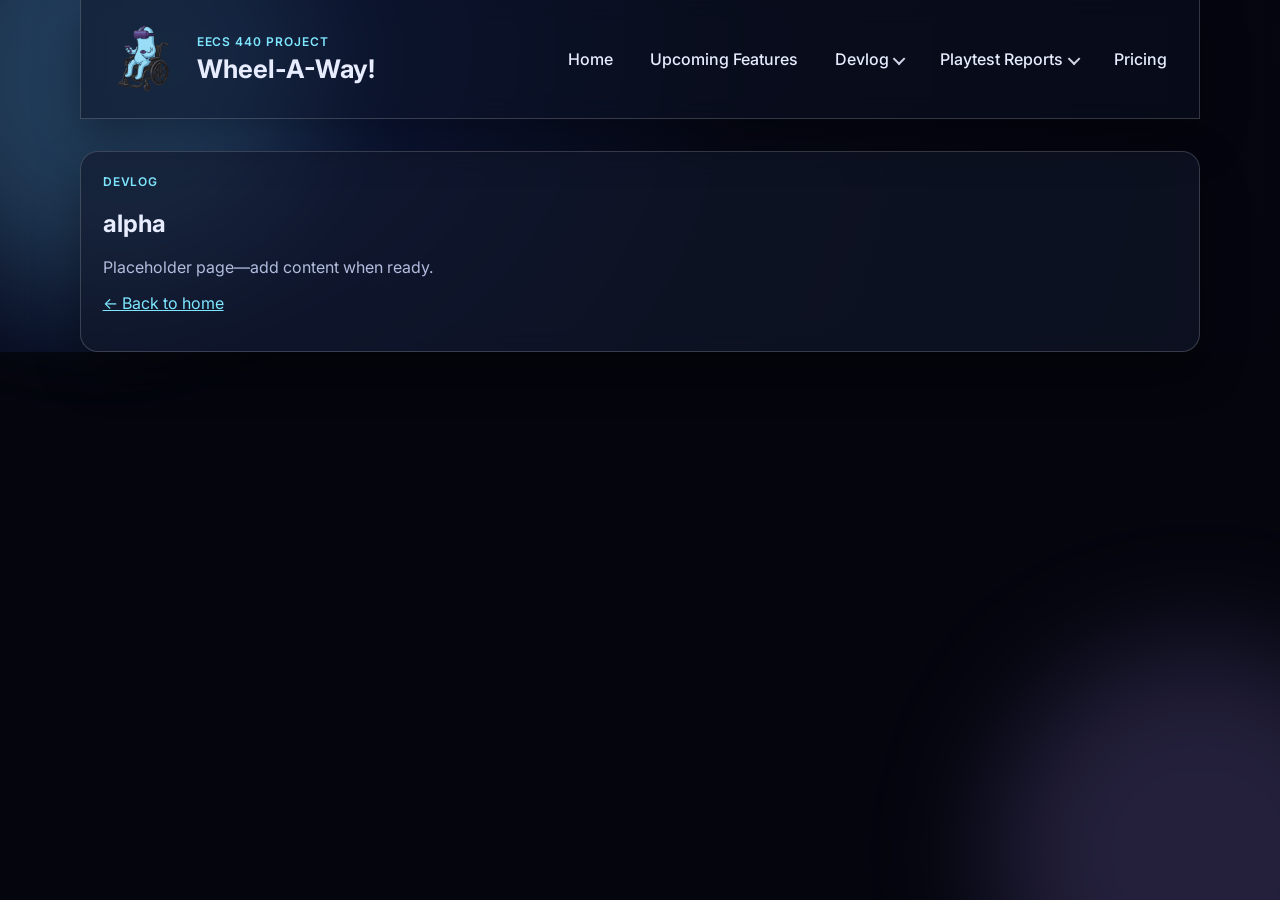
<file: alpha.html>
<!DOCTYPE html>
<html lang="en">
  <head>
    <meta charset="UTF-8" />
    <meta name="viewport" content="width=device-width, initial-scale=1.0" />
    <title>alpha | Wheel-A-Way!</title>
    <link rel="stylesheet" href="styles.css" />
    <link rel="preconnect" href="https://fonts.googleapis.com" />
    <link rel="preconnect" href="https://fonts.gstatic.com" crossorigin />
    <link
      href="https://fonts.googleapis.com/css2?family=Inter:wght@400;500;600;700;800&display=swap"
      rel="stylesheet"
    />
    <link rel="stylesheet" href="styles.css" />
  </head>

  <body>
    <div class="background-blur bg-1"></div>
    <div class="background-blur bg-2"></div>

    <header class="glass site-header">
      <div class="logo-wrap">
        <div class="brand-row">
          <img class="site-logo" src="assets/wheelie-transparent.png" alt="Wheel-A-Way logo" />
          <div class="brand-text">
            <p class="eyebrow">EECS 440 Project</p>
            <h1>Wheel-A-Way!</h1>
          </div>
        </div>
      </div>
      <nav aria-label="Main navigation">
        <ul class="nav-list">
          <li><a href="index.html">Home</a></li>
          <li><a href="#upcoming-features">Upcoming Features</a></li>
          <li class="nav-item-dropdown">
            <a href="#devlog" aria-haspopup="true">Devlog</a>
            <ul class="dropdown-menu" aria-label="Devlog milestones">
              <li><a href="milestone.html">milestone</a></li>
              <li><a href="milestone_2.html">milestone_2</a></li>
              <li><a href="alpha.html">alpha</a></li>
              <li><a href="gold.html">gold</a></li>
            </ul>
          </li>
          <li class="nav-item-dropdown">
            <a href="#playtest-reports" aria-haspopup="true">Playtest Reports</a>
            <ul class="dropdown-menu" aria-label="Playtest report pages">
              <li><a href="playtest1.html">playtest1</a></li>
              <li><a href="playtest2.html">playtest2</a></li>
              <li><a href="playtest3.html">playtest3</a></li>
              <li><a href="playtest4.html">playtest4</a></li>
              <li><a href="playtest5.html">playtest5</a></li>
            </ul>
          </li>
          <li><a href="pricing.html">Pricing</a></li>
        </ul>
      </nav>
    </header>

    <main class="layout" style="margin-top: 2rem">
      <section class="glass section">
        <p class="eyebrow">Devlog</p>
        <h1>alpha</h1>
        <p class="section-intro">Placeholder page—add content when ready.</p>
        <p><a href="index.html#devlog">← Back to home</a></p>
      </section>
    </main>
  </body>
</html>
</file>
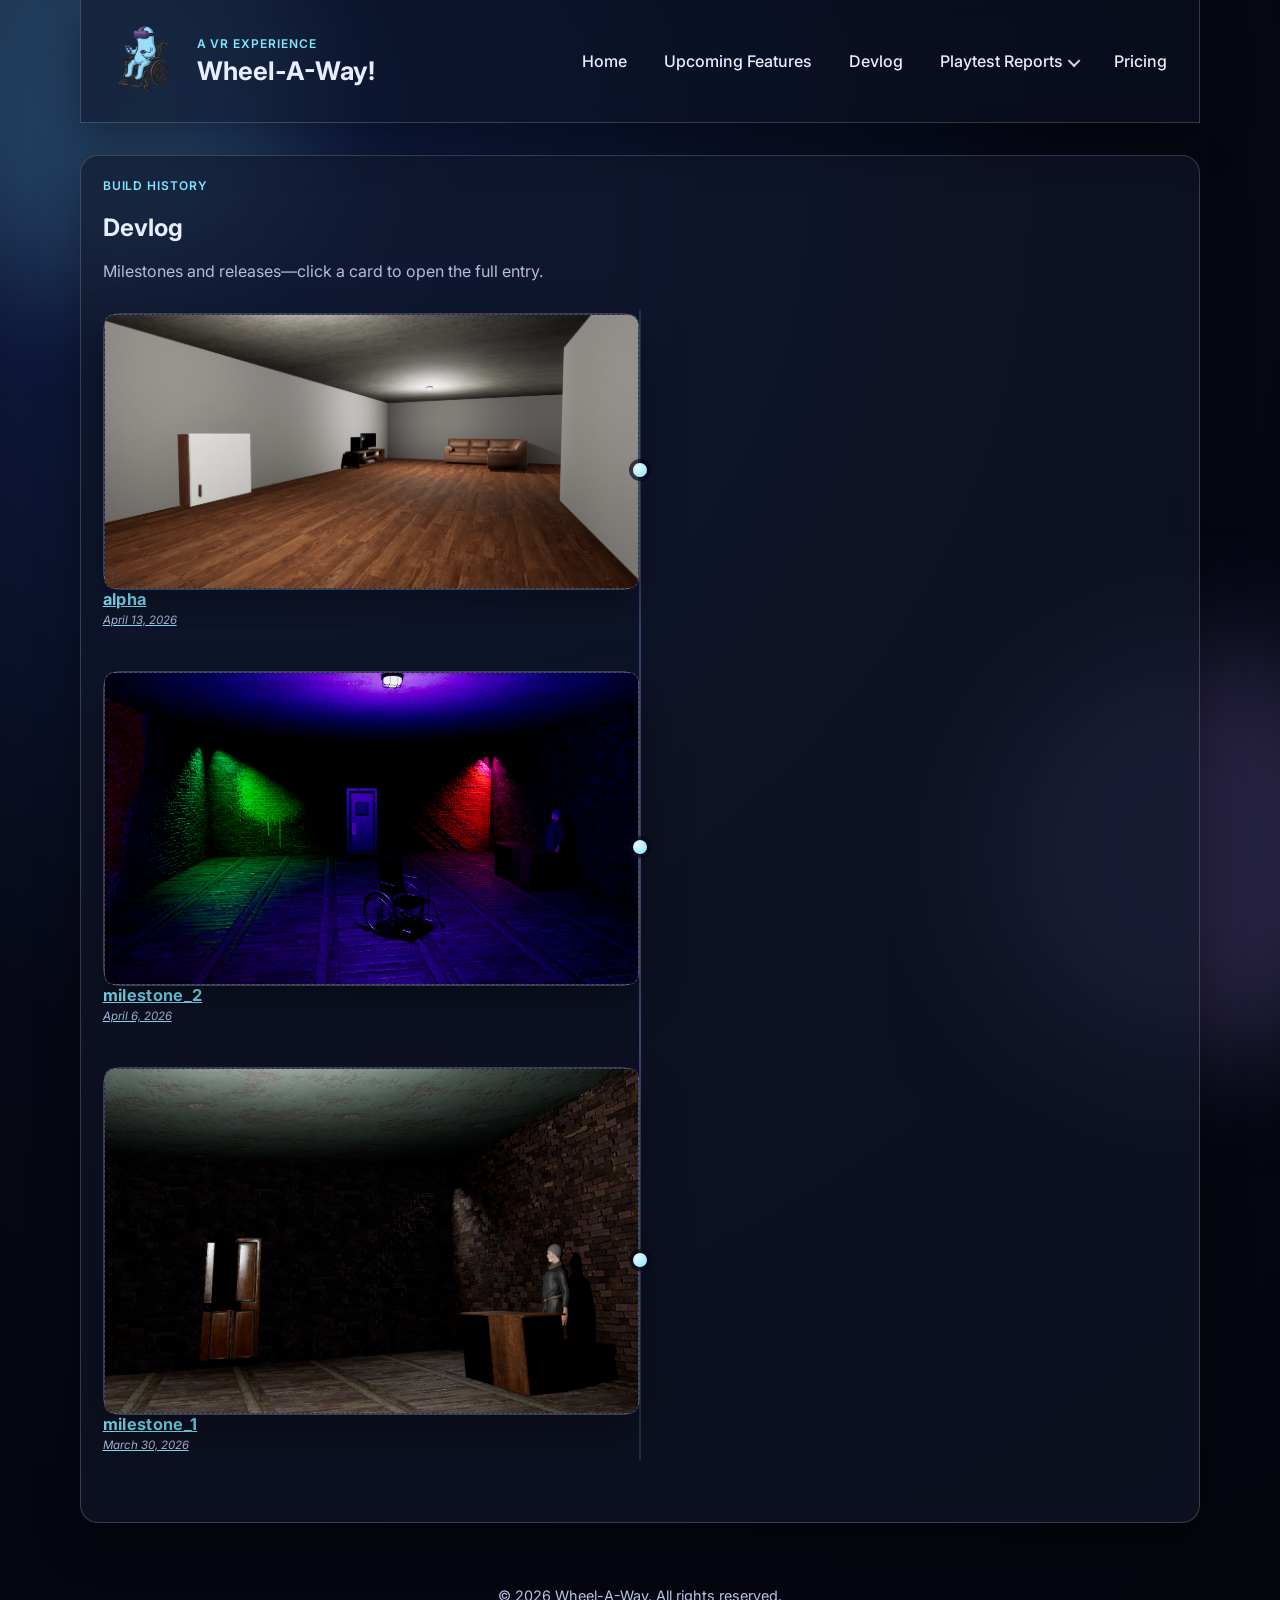
<file: devlog.html>
<!DOCTYPE html>
<html lang="en">
  <head>
    <meta charset="UTF-8" />
    <meta name="viewport" content="width=device-width, initial-scale=1.0" />
    <title>Devlog | Wheel-A-Way!</title>
    <link rel="preconnect" href="https://fonts.googleapis.com" />
    <link rel="preconnect" href="https://fonts.gstatic.com" crossorigin />
    <link href="https://fonts.googleapis.com/css2?family=Damion&family=Inter:wght@400;500;600;700;800&display=swap" rel="stylesheet" />
    <link rel="stylesheet" href="styles.css" />
  </head>
  <body>
    <div class="background-blur bg-1"></div>
    <div class="background-blur bg-2"></div>

    <header class="glass site-header">
      <div class="logo-wrap">
        <div class="brand-row">
          <a href="index.html">
            <img class="site-logo" src="assets/wheelie-transparent.png" alt="Wheel-A-Way logo" />
          </a>
          <div class="brand-text">
            <p class="eyebrow">A VR Experience</p>
            <h1>Wheel-A-Way!</h1>
          </div>
        </div>
      </div>
      <nav aria-label="Main navigation">
        <ul class="nav-list">
          <li><a href="index.html">Home</a></li>
          <li><a href="upcoming_features.html">Upcoming Features</a></li>
          <li><a href="devlog.html">Devlog</a></li>
          <li class="nav-item-dropdown">
            <a href="playtest1.html" aria-haspopup="true">Playtest Reports</a>
            <ul class="dropdown-menu" aria-label="Playtest report pages">
              <li><a href="playtest1.html">playtest1</a></li>
              <li><a href="playtest2.html">playtest2</a></li>
              <li><a href="playtest3.html">playtest3</a></li>
            </ul>
          </li>
          <li><a href="pricing.html">Pricing</a></li>
        </ul>
      </nav>
    </header>

    <main class="layout" style="margin-top: 2rem">
      <section class="glass section devlog-section">
        <p class="eyebrow">Build history</p>
        <h1>Devlog</h1>
        <p class="section-intro">Milestones and releases—click a card to open the full entry.</p>
        <div class="timeline-wrap">
          <ul class="timeline">
            <li class="timeline-item timeline-item--media-left">
              <span class="timeline-dot" aria-hidden="true"></span>
              <a class="timeline-row" href="alpha.html">
                <div class="timeline-card glass">
                  <div class="timeline-thumb">
                    <img src="assets/livingroom.png" alt="alpha image" />
                  </div>
                </div>
                <div class="timeline-meta">
                  <span class="timeline-name">alpha</span>
                  <time class="timeline-date" datetime="2026-05-01">April 13, 2026</time>
                </div>
              </a>
            </li>

            <li class="timeline-item timeline-item--media-right">
              <span class="timeline-dot" aria-hidden="true"></span>
              <a class="timeline-row" href="milestone_2.html">
                <div class="timeline-card glass">
                  <div class="timeline-thumb">
                    <img src="assets/milestone-2.png" alt="milestone_2 image" />
                  </div>
                </div>
                <div class="timeline-meta">
                  <span class="timeline-name">milestone_2</span>
                  <time class="timeline-date" datetime="2026-03-15">April 6, 2026</time>
                </div>
              </a>
            </li>

            <li class="timeline-item timeline-item--media-left">
              <span class="timeline-dot" aria-hidden="true"></span>
              <a class="timeline-row" href="milestone_1.html">
                <div class="timeline-card glass">
                  <div class="timeline-thumb">
                    <img src="assets/milestone-1.png" alt="milestone_1 image" />
                  </div>
                </div>
                <div class="timeline-meta">
                  <span class="timeline-name">milestone_1</span>
                  <time class="timeline-date" datetime="2026-02-01">March 30, 2026</time>
                </div>
              </a>
            </li>

            <!-- <li class="timeline-item timeline-item--media-right"> -->
            <!--   <span class="timeline-dot" aria-hidden="true"></span> -->
            <!--   <a class="timeline-row" href="gold.html"> -->
            <!--     <div class="timeline-card glass"> -->
            <!--       <div class="timeline-thumb"> -->
            <!--         <img src="assets/rocketship.jpeg" alt="gold image" /> -->
            <!--       </div> -->
            <!--     </div> -->
            <!--     <div class="timeline-meta"> -->
            <!--       <span class="timeline-name">gold</span> -->
            <!--       <time class="timeline-date" datetime="2026-06-20">June 20, 2026</time> -->
            <!--     </div> -->
            <!--   </a> -->
            <!-- </li> -->
          </ul>
        </div>
        <br>
        <br>
      </section>
    </main>

    <footer class="site-footer">
      <p>© 2026 Wheel-A-Way. All rights reserved.</p>
    </footer>
    <script src="script.js"></script>
  </body>
</html>
</file>
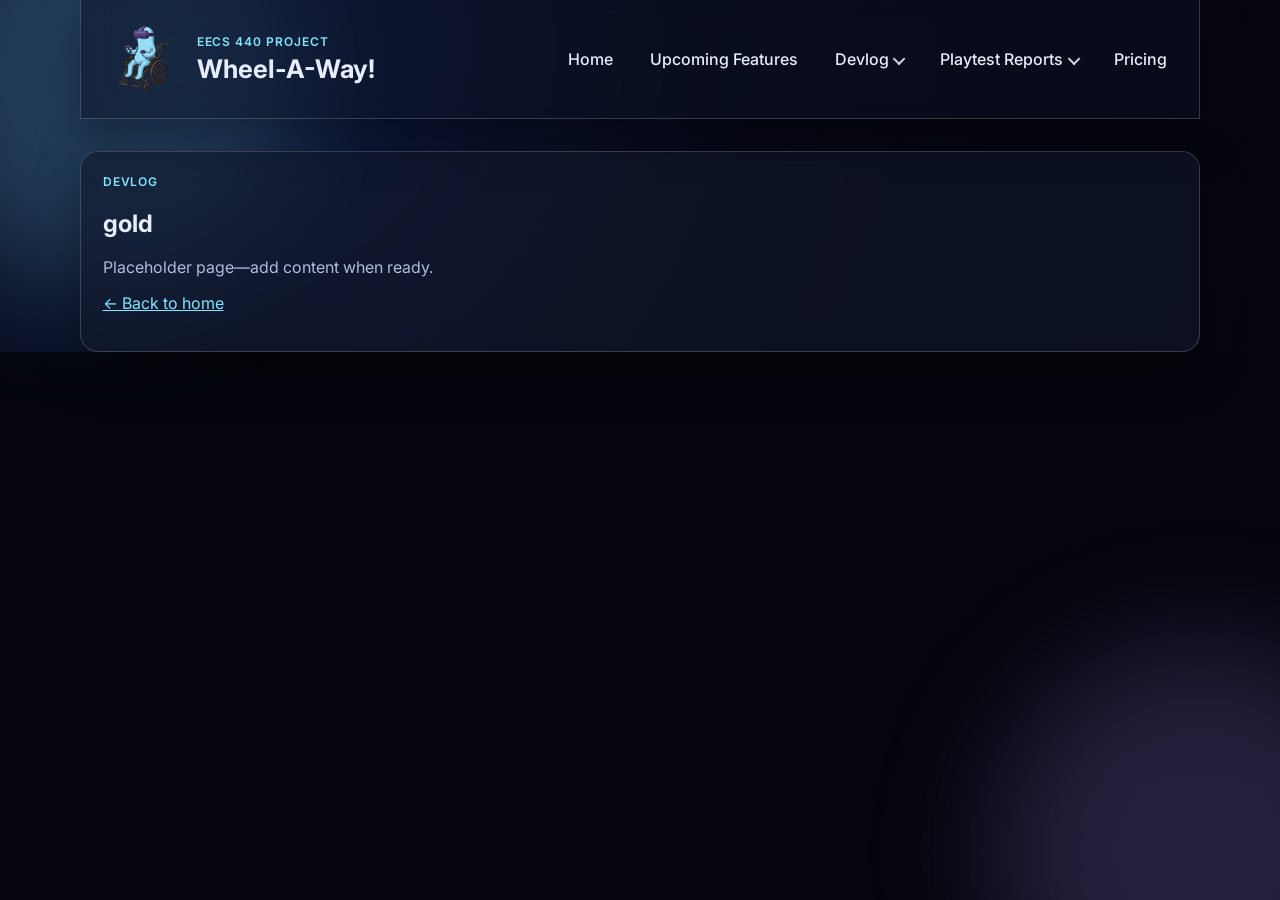
<file: gold.html>
<!DOCTYPE html>
<html lang="en">
  <head>
    <meta charset="UTF-8" />
    <meta name="viewport" content="width=device-width, initial-scale=1.0" />
    <title>gold | Wheel-A-Way!</title>
    <link rel="stylesheet" href="styles.css" />
    <link rel="preconnect" href="https://fonts.googleapis.com" />
    <link rel="preconnect" href="https://fonts.gstatic.com" crossorigin />
    <link
      href="https://fonts.googleapis.com/css2?family=Inter:wght@400;500;600;700;800&display=swap"
      rel="stylesheet"
    />
    <link rel="stylesheet" href="styles.css" />
  </head>

  <body>
    <div class="background-blur bg-1"></div>
    <div class="background-blur bg-2"></div>

    <header class="glass site-header">
      <div class="logo-wrap">
        <div class="brand-row">
          <img class="site-logo" src="assets/wheelie-transparent.png" alt="Wheel-A-Way logo" />
          <div class="brand-text">
            <p class="eyebrow">EECS 440 Project</p>
            <h1>Wheel-A-Way!</h1>
          </div>
        </div>
      </div>
      <nav aria-label="Main navigation">
        <ul class="nav-list">
          <li><a href="index.html">Home</a></li>
          <li><a href="#upcoming-features">Upcoming Features</a></li>
          <li class="nav-item-dropdown">
            <a href="#devlog" aria-haspopup="true">Devlog</a>
            <ul class="dropdown-menu" aria-label="Devlog milestones">
              <li><a href="milestone.html">milestone</a></li>
              <li><a href="milestone_2.html">milestone_2</a></li>
              <li><a href="alpha.html">alpha</a></li>
              <li><a href="gold.html">gold</a></li>
            </ul>
          </li>
          <li class="nav-item-dropdown">
            <a href="#playtest-reports" aria-haspopup="true">Playtest Reports</a>
            <ul class="dropdown-menu" aria-label="Playtest report pages">
              <li><a href="playtest1.html">playtest1</a></li>
              <li><a href="playtest2.html">playtest2</a></li>
              <li><a href="playtest3.html">playtest3</a></li>
              <li><a href="playtest4.html">playtest4</a></li>
              <li><a href="playtest5.html">playtest5</a></li>
            </ul>
          </li>
          <li><a href="pricing.html">Pricing</a></li>
        </ul>
      </nav>
    </header>
    
    <main class="layout" style="margin-top: 2rem">
      <section class="glass section">
        <p class="eyebrow">Devlog</p>
        <h1>gold</h1>
        <p class="section-intro">Placeholder page—add content when ready.</p>
        <p><a href="index.html#devlog">← Back to home</a></p>
      </section>
    </main>
  </body>
</html>
</file>
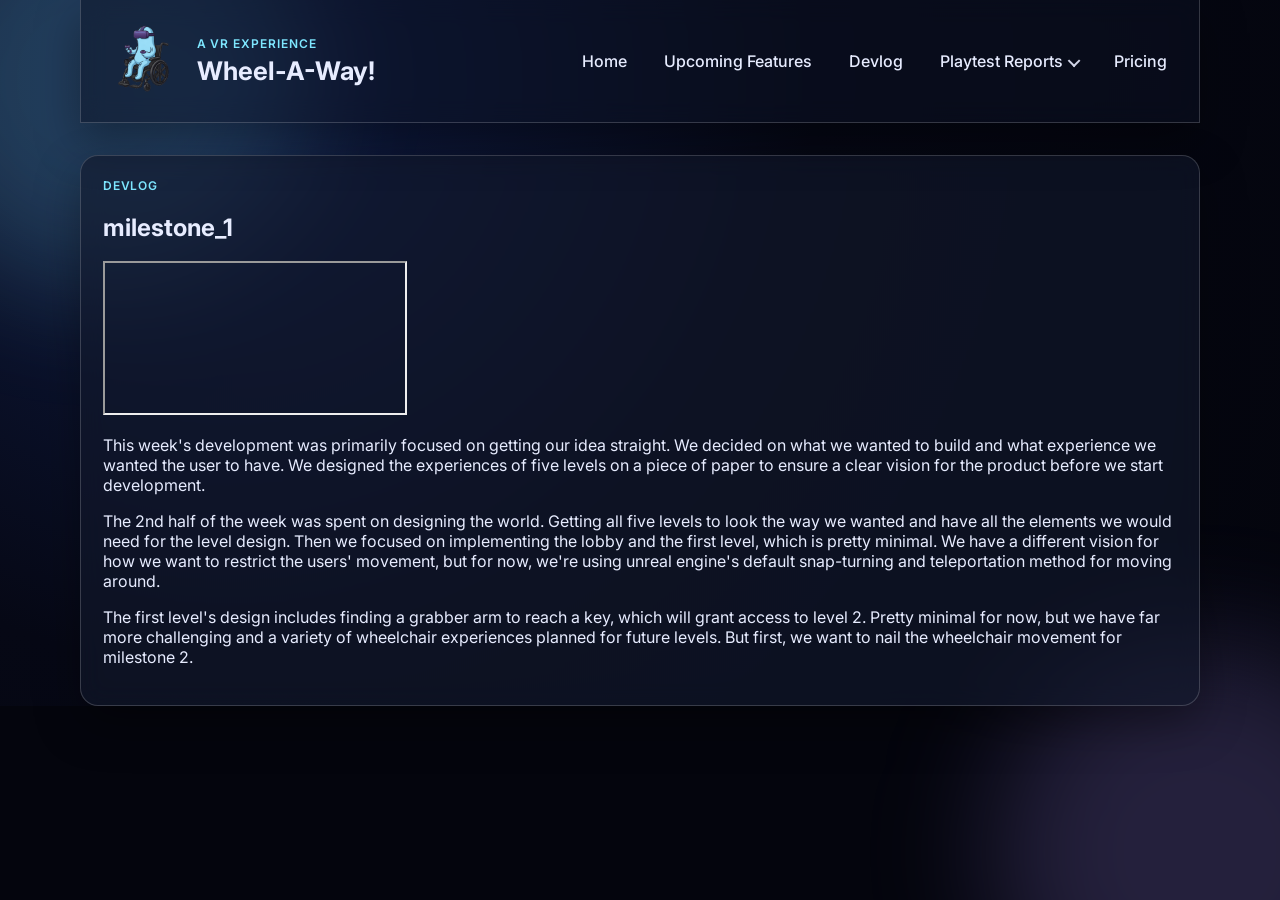
<file: milestone_1.html>
<!doctype html>
<html lang="en">
  <head>
    <meta charset="UTF-8" />
    <meta name="viewport" content="width=device-width, initial-scale=1.0" />
    <title>milestone_1 | Wheel-A-Way!</title>
    <link rel="preconnect" href="https://fonts.googleapis.com" />
    <link rel="preconnect" href="https://fonts.gstatic.com" crossorigin />
    <link href="https://fonts.googleapis.com/css2?family=Damion&family=Inter:wght@400;500;600;700;800&display=swap" rel="stylesheet" />
    <link rel="stylesheet" href="styles.css" />
  </head>

  <body>
    <div class="background-blur bg-1"></div>
    <div class="background-blur bg-2"></div>

    <header class="glass site-header">
      <div class="logo-wrap">
        <div class="brand-row">
          <a href="index.html">
            <img class="site-logo" src="assets/wheelie-transparent.png" alt="Wheel-A-Way logo" />
          </a>
          <div class="brand-text">
            <p class="eyebrow">A VR Experience</p>
            <h1>Wheel-A-Way!</h1>
          </div>
        </div>
      </div>
      <nav aria-label="Main navigation">
        <ul class="nav-list">
          <li><a href="index.html">Home</a></li>
          <li><a href="upcoming_features.html">Upcoming Features</a></li>
          <li><a href="devlog.html">Devlog</a></li>
          <li class="nav-item-dropdown">
            <a href="playtest1.html" aria-haspopup="true">Playtest Reports</a>
            <ul class="dropdown-menu" aria-label="Playtest report pages">
              <li><a href="playtest1.html">playtest1</a></li>
              <li><a href="playtest2.html">playtest2</a></li>
              <li><a href="playtest3.html">playtest3</a></li>
            </ul>
          </li>
          <li><a href="pricing.html">Pricing</a></li>
        </ul>
      </nav>
    </header>

    <main class="layout" style="margin-top: 2rem">
      <section class="glass section">
        <p class="eyebrow">Devlog</p>
        <h1>milestone_1</h1>
        <div class="video-embed-wrap">
          <iframe
            title="Wheel-A-Way project video"
            src="https://www.youtube.com/embed/TqfIcUCK7Ow"
            allow="accelerometer; autoplay; clipboard-write; encrypted-media; gyroscope; picture-in-picture; web-share"
            allowfullscreen
          ></iframe>
        </div>
        <div class="video-description">
          <p>
            This week's development was primarily focused on getting our idea straight. We decided on what we wanted to build and what experience we wanted the user to have. We
            designed the experiences of five levels on a piece of paper to ensure a clear vision for the product before we start development.
          </p>
          <p>
            The 2nd half of the week was spent on designing the world. Getting all five levels to look the way we wanted and have all the elements we would need for the level design.
            Then we focused on implementing the lobby and the first level, which is pretty minimal. We have a different vision for how we want to restrict the users' movement, but
            for now, we're using unreal engine's default snap-turning and teleportation method for moving around.
          </p>
          <p>
            The first level's design includes finding a grabber arm to reach a key, which will grant access to level 2. Pretty minimal for now, but we have far more challenging and a
            variety of wheelchair experiences planned for future levels. But first, we want to nail the wheelchair movement for milestone 2.
          </p>
        </div>
      </section>
    </main>
  </body>
</html>
</file>
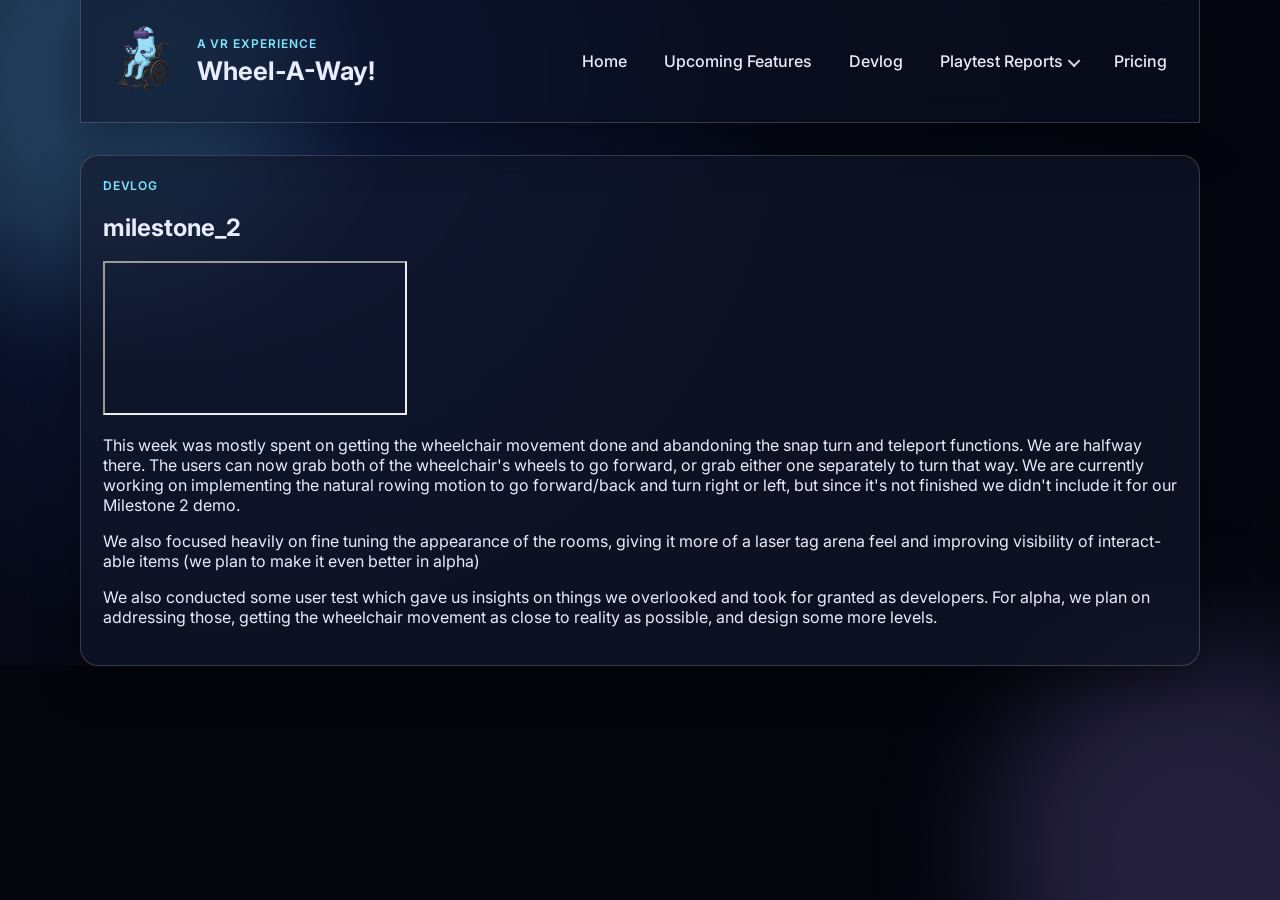
<file: milestone_2.html>
<!DOCTYPE html>
<html lang="en">
  <head>
    <meta charset="UTF-8" />
    <meta name="viewport" content="width=device-width, initial-scale=1.0" />
    <title>milestone_2 | Wheel-A-Way!</title>
    <link rel="stylesheet" href="styles.css" />
    <link rel="preconnect" href="https://fonts.googleapis.com" />
    <link rel="preconnect" href="https://fonts.gstatic.com" crossorigin />
    <link
      href="https://fonts.googleapis.com/css2?family=Damion&family=Inter:wght@400;500;600;700;800&display=swap"
      rel="stylesheet"
    />
    <link rel="stylesheet" href="styles.css" />
  </head>

  <body>
    <div class="background-blur bg-1"></div>
    <div class="background-blur bg-2"></div>

    <header class="glass site-header">
      <div class="logo-wrap">
        <div class="brand-row">
          <a href="index.html">
            <img class="site-logo" src="assets/wheelie-transparent.png" alt="Wheel-A-Way logo" />
          </a>
          <div class="brand-text">
            <p class="eyebrow">A VR Experience</p>
            <h1>Wheel-A-Way!</h1>
          </div>
        </div>
      </div>
      <nav aria-label="Main navigation">
        <ul class="nav-list">
          <li><a href="index.html">Home</a></li>
          <li><a href="upcoming_features.html">Upcoming Features</a></li>
          <li><a href="devlog.html">Devlog</a></li>
          <li class="nav-item-dropdown">
            <a href="playtest1.html" aria-haspopup="true">Playtest Reports</a>
            <ul class="dropdown-menu" aria-label="Playtest report pages">
              <li><a href="playtest1.html">playtest1</a></li>
              <li><a href="playtest2.html">playtest2</a></li>
              <li><a href="playtest3.html">playtest3</a></li>
            </ul>
          </li>
          <li><a href="pricing.html">Pricing</a></li>
        </ul>
      </nav>
    </header>
    
    <main class="layout" style="margin-top: 2rem">
      <section class="glass section">
        <p class="eyebrow">Devlog</p>
        <h1>milestone_2</h1>
        <div class="video-embed-wrap">
          <iframe
            title="Milestone 2 Wheel-A-Way video"
            src="https://www.youtube.com/embed/XBZ4Srl4I_A"
            allow="accelerometer; autoplay; clipboard-write; encrypted-media; gyroscope; picture-in-picture; web-share"
            allowfullscreen
          ></iframe>
        </div>
        <div class="video-description">
          <p>
            This week was mostly spent on getting the wheelchair movement done and abandoning the snap turn and teleport functions. We are halfway there. The users can now grab
            both of the wheelchair's wheels to go forward, or grab either one separately to turn that way. We are currently working on implementing the natural rowing motion to go
            forward/back and turn right or left, but since it's not finished we didn't include it for our Milestone 2 demo.
          </p>
          <p>
            We also focused heavily on fine tuning the appearance of the rooms, giving it more of a laser tag arena feel and improving visibility of interact-able items (we plan to
            make it even better in alpha)
          </p>
          <p>
            We also conducted some user test which gave us insights on things we overlooked and took for granted as developers. For alpha, we plan on addressing those, getting the
            wheelchair movement as close to reality as possible, and design some more levels.
          </p>
        </div>
      </section>
    </main>
  </body>
</html>
</file>
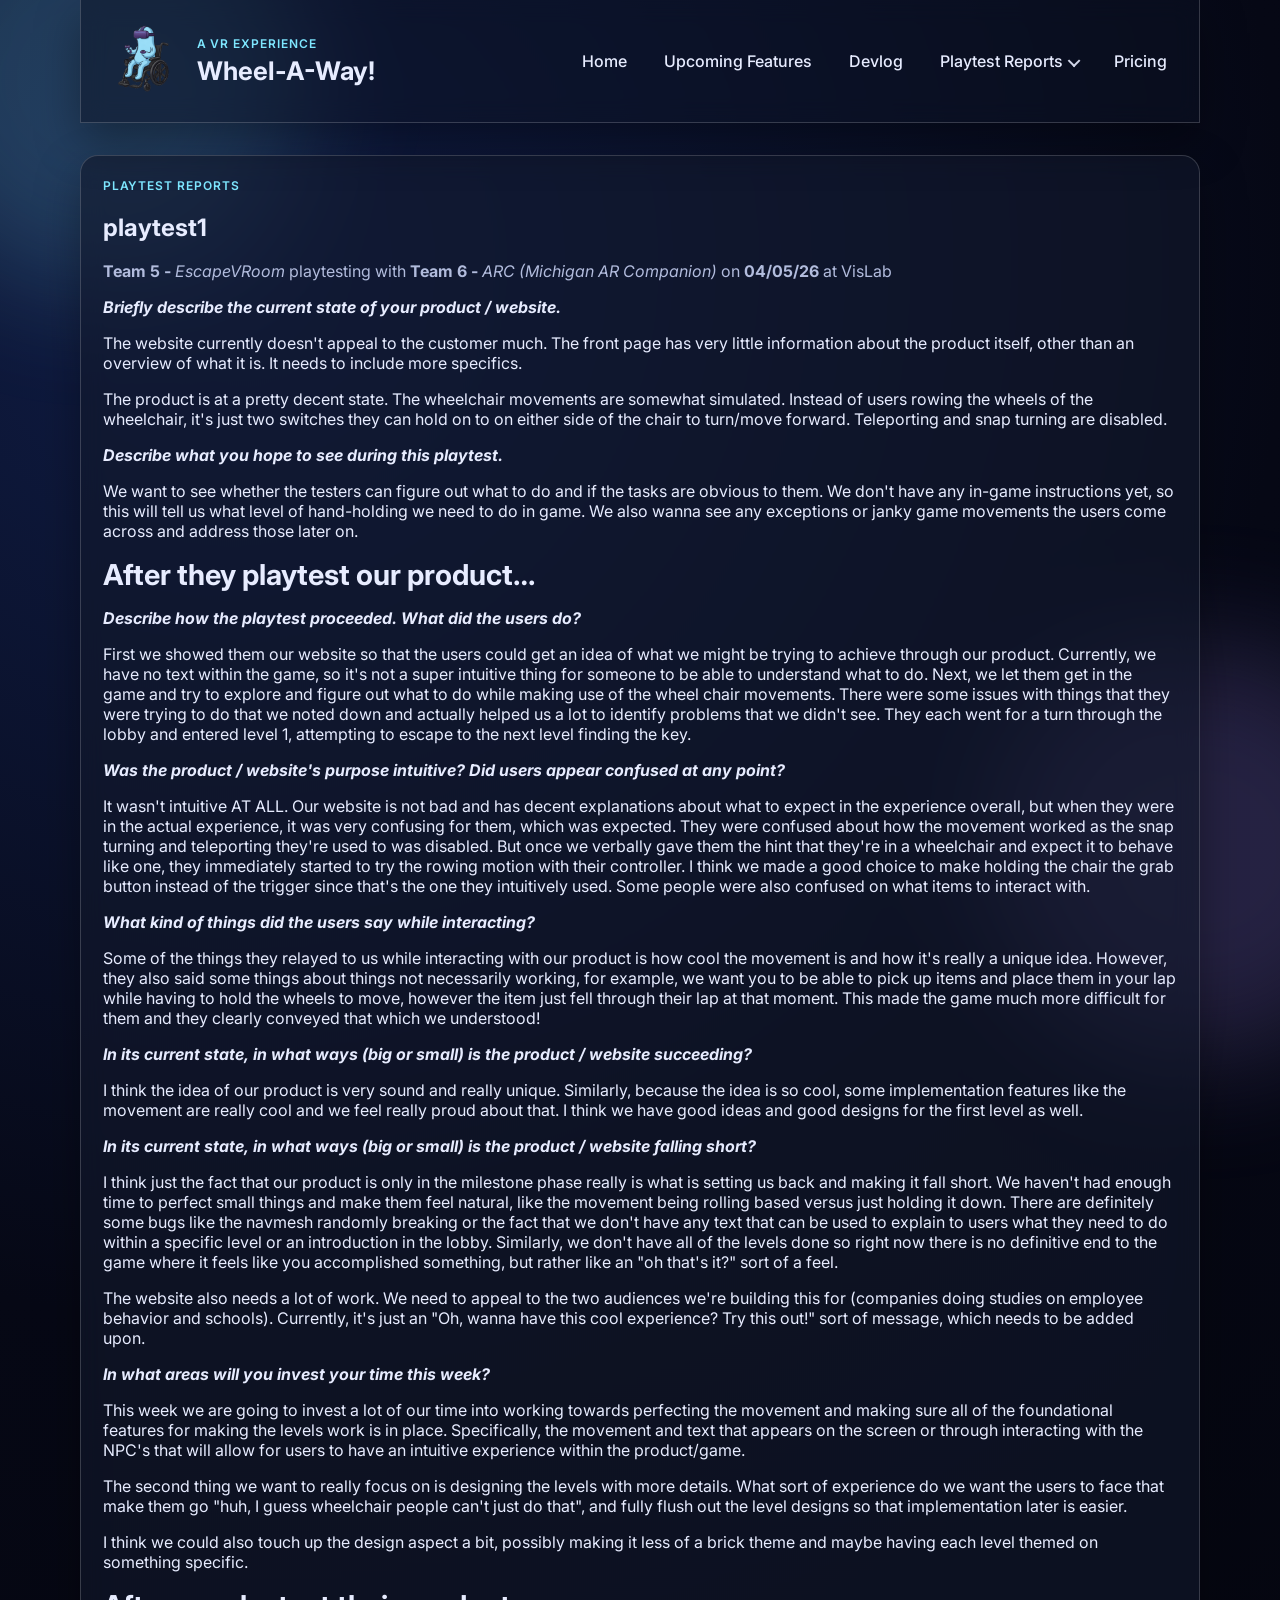
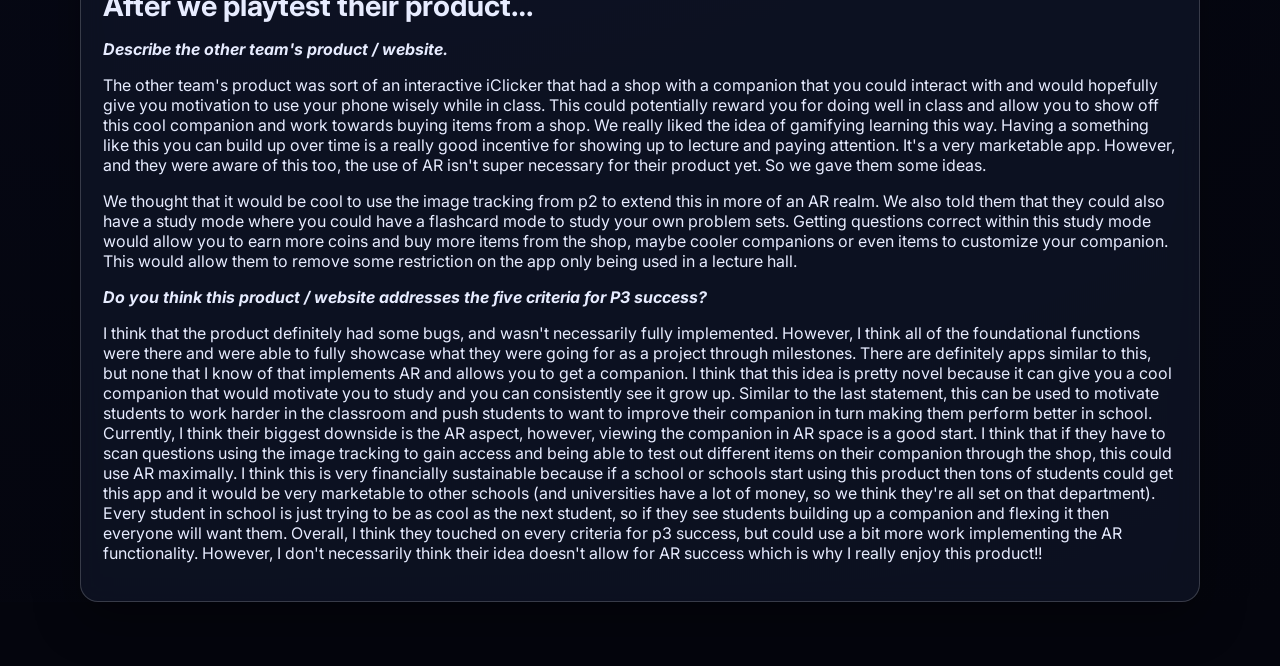
<file: playtest1.html>
<!DOCTYPE html>
<html lang="en">
  <head>
    <meta charset="UTF-8" />
    <meta name="viewport" content="width=device-width, initial-scale=1.0" />
    <title>playtest1 | Wheel-A-Way!</title>
    <link rel="stylesheet" href="styles.css" />
    <link rel="preconnect" href="https://fonts.googleapis.com" />
    <link rel="preconnect" href="https://fonts.gstatic.com" crossorigin />
    <link
      href="https://fonts.googleapis.com/css2?family=Damion&family=Inter:wght@400;500;600;700;800&display=swap"
      rel="stylesheet"
    />
    <link rel="stylesheet" href="styles.css" />
  </head>

  <body>
    <div class="background-blur bg-1"></div>
    <div class="background-blur bg-2"></div>

    <header class="glass site-header">
      <div class="logo-wrap">
        <div class="brand-row">
          <a href="index.html">
            <img class="site-logo" src="assets/wheelie-transparent.png" alt="Wheel-A-Way logo" />
          </a>
          <div class="brand-text">
            <p class="eyebrow">A VR Experience</p>
            <h1>Wheel-A-Way!</h1>
          </div>
        </div>
      </div>
      <nav aria-label="Main navigation">
        <ul class="nav-list">
          <li><a href="index.html">Home</a></li>
          <li><a href="upcoming_features.html">Upcoming Features</a></li>
          <li><a href="devlog.html">Devlog</a></li>
          <li class="nav-item-dropdown">
            <a href="playtest1.html" aria-haspopup="true">Playtest Reports</a>
            <ul class="dropdown-menu" aria-label="Playtest report pages">
              <li><a href="playtest1.html">playtest1</a></li>
              <li><a href="playtest2.html">playtest2</a></li>
              <li><a href="playtest3.html">playtest3</a></li>
            </ul>
          </li>
          <li><a href="pricing.html">Pricing</a></li>
        </ul>
      </nav>
    </header>
    
    <main class="layout" style="margin-top: 2rem">
      <section class="glass section playtest-report">
        <p class="eyebrow">Playtest Reports</p>
        <h1>playtest1</h1>
        <p class="section-intro">
          <strong>Team 5 -</strong> <em>EscapeVRoom</em> playtesting with <strong>Team 6 -</strong> <em>ARC (Michigan AR Companion)</em> on <strong>04/05/26</strong> at VisLab
        </p>

        <p class="q"><strong><em>Briefly describe the current state of your product / website.</em></strong></p>
        <p>
          The website currently doesn't appeal to the customer much. The front page has very little information about the product itself, other than an overview of what it is.
          It needs to include more specifics.
        </p>
        <p>
          The product is at a pretty decent state. The wheelchair movements are somewhat simulated. Instead of users rowing the wheels of the wheelchair, it's just two switches
          they can hold on to on either side of the chair to turn/move forward. Teleporting and snap turning are disabled.
        </p>

        <p class="q"><strong><em>Describe what you hope to see during this playtest.</em></strong></p>
        <p>
          We want to see whether the testers can figure out what to do and if the tasks are obvious to them. We don't have any in-game instructions yet, so this will tell us what
          level of hand-holding we need to do in game. We also wanna see any exceptions or janky game movements the users come across and address those later on.
        </p>

        <h2>After they playtest our product…</h2>

        <p class="q"><strong><em>Describe how the playtest proceeded. What did the users do?</em></strong></p>
        <p>
          First we showed them our website so that the users could get an idea of what we might be trying to achieve through our product. Currently, we have no text within the
          game, so it's not a super intuitive thing for someone to be able to understand what to do. Next, we let them get in the game and try to explore and figure out what to do
          while making use of the wheel chair movements. There were some issues with things that they were trying to do that we noted down and actually helped us a lot to identify
          problems that we didn't see. They each went for a turn through the lobby and entered level 1, attempting to escape to the next level finding the key.
        </p>

        <p class="q">
          <strong><em>Was the product / website's purpose intuitive? Did users appear confused at any point?</em></strong>
        </p>
        <p>
          It wasn't intuitive AT ALL. Our website is not bad and has decent explanations about what to expect in the experience overall, but when they were in the actual
          experience, it was very confusing for them, which was expected. They were confused about how the movement worked as the snap turning and teleporting they're used to was
          disabled. But once we verbally gave them the hint that they're in a wheelchair and expect it to behave like one, they immediately started to try the rowing motion with
          their controller. I think we made a good choice to make holding the chair the grab button instead of the trigger since that's the one they intuitively used. Some people
          were also confused on what items to interact with.
        </p>

        <p class="q"><strong><em>What kind of things did the users say while interacting?</em></strong></p>
        <p>
          Some of the things they relayed to us while interacting with our product is how cool the movement is and how it's really a unique idea. However, they also said some
          things about things not necessarily working, for example, we want you to be able to pick up items and place them in your lap while having to hold the wheels to move,
          however the item just fell through their lap at that moment. This made the game much more difficult for them and they clearly conveyed that which we understood!
        </p>

        <p class="q">
          <strong><em>In its current state, in what ways (big or small) is the product / website succeeding?</em></strong>
        </p>
        <p>
          I think the idea of our product is very sound and really unique. Similarly, because the idea is so cool, some implementation features like the movement are really cool
          and we feel really proud about that. I think we have good ideas and good designs for the first level as well.
        </p>

        <p class="q">
          <strong><em>In its current state, in what ways (big or small) is the product / website falling short?</em></strong>
        </p>
        <p>
          I think just the fact that our product is only in the milestone phase really is what is setting us back and making it fall short. We haven't had enough time to perfect
          small things and make them feel natural, like the movement being rolling based versus just holding it down. There are definitely some bugs like the navmesh randomly
          breaking or the fact that we don't have any text that can be used to explain to users what they need to do within a specific level or an introduction in the lobby.
          Similarly, we don't have all of the levels done so right now there is no definitive end to the game where it feels like you accomplished something, but rather like an
          "oh that's it?" sort of a feel.
        </p>
        <p>
          The website also needs a lot of work. We need to appeal to the two audiences we're building this for (companies doing studies on employee behavior and schools). Currently,
          it's just an "Oh, wanna have this cool experience? Try this out!" sort of message, which needs to be added upon.
        </p>

        <p class="q"><strong><em>In what areas will you invest your time this week?</em></strong></p>
        <p>
          This week we are going to invest a lot of our time into working towards perfecting the movement and making sure all of the foundational features for making the levels
          work is in place. Specifically, the movement and text that appears on the screen or through interacting with the NPC's that will allow for users to have an intuitive
          experience within the product/game.
        </p>
        <p>
          The second thing we want to really focus on is designing the levels with more details. What sort of experience do we want the users to face that make them go "huh, I
          guess wheelchair people can't just do that", and fully flush out the level designs so that implementation later is easier.
        </p>
        <p>
          I think we could also touch up the design aspect a bit, possibly making it less of a brick theme and maybe having each level themed on something specific.
        </p>

        <h2>After we playtest their product…</h2>

        <p class="q"><strong><em>Describe the other team's product / website.</em></strong></p>
        <p>
          The other team's product was sort of an interactive iClicker that had a shop with a companion that you could interact with and would hopefully give you motivation to use
          your phone wisely while in class. This could potentially reward you for doing well in class and allow you to show off this cool companion and work towards buying items
          from a shop. We really liked the idea of gamifying learning this way. Having a something like this you can build up over time is a really good incentive for showing up to
          lecture and paying attention. It's a very marketable app. However, and they were aware of this too, the use of AR isn't super necessary for their product yet. So we gave
          them some ideas.
        </p>
        <p>
          We thought that it would be cool to use the image tracking from p2 to extend this in more of an AR realm. We also told them that they could also have a study mode where
          you could have a flashcard mode to study your own problem sets. Getting questions correct within this study mode would allow you to earn more coins and buy more items from
          the shop, maybe cooler companions or even items to customize your companion. This would allow them to remove some restriction on the app only being used in a lecture
          hall.
        </p>

        <p class="q">
          <strong><em>Do you think this product / website addresses the five criteria for P3 success?</em></strong>
        </p>
        <p>
          I think that the product definitely had some bugs, and wasn't necessarily fully implemented. However, I think all of the foundational functions were there and were able
          to fully showcase what they were going for as a project through milestones. There are definitely apps similar to this, but none that I know of that implements AR and
          allows you to get a companion. I think that this idea is pretty novel because it can give you a cool companion that would motivate you to study and you can consistently
          see it grow up. Similar to the last statement, this can be used to motivate students to work harder in the classroom and push students to want to improve their
          companion in turn making them perform better in school. Currently, I think their biggest downside is the AR aspect, however, viewing the companion in AR space is a good
          start. I think that if they have to scan questions using the image tracking to gain access and being able to test out different items on their companion through the shop,
          this could use AR maximally. I think this is very financially sustainable because if a school or schools start using this product then tons of students could get this app
          and it would be very marketable to other schools (and universities have a lot of money, so we think they're all set on that department). Every student in school is just
          trying to be as cool as the next student, so if they see students building up a companion and flexing it then everyone will want them. Overall, I think they touched on
          every criteria for p3 success, but could use a bit more work implementing the AR functionality. However, I don't necessarily think their idea doesn't allow for AR success
          which is why I really enjoy this product!!
        </p>
      </section>
    </main>
  </body>
</html>
</file>
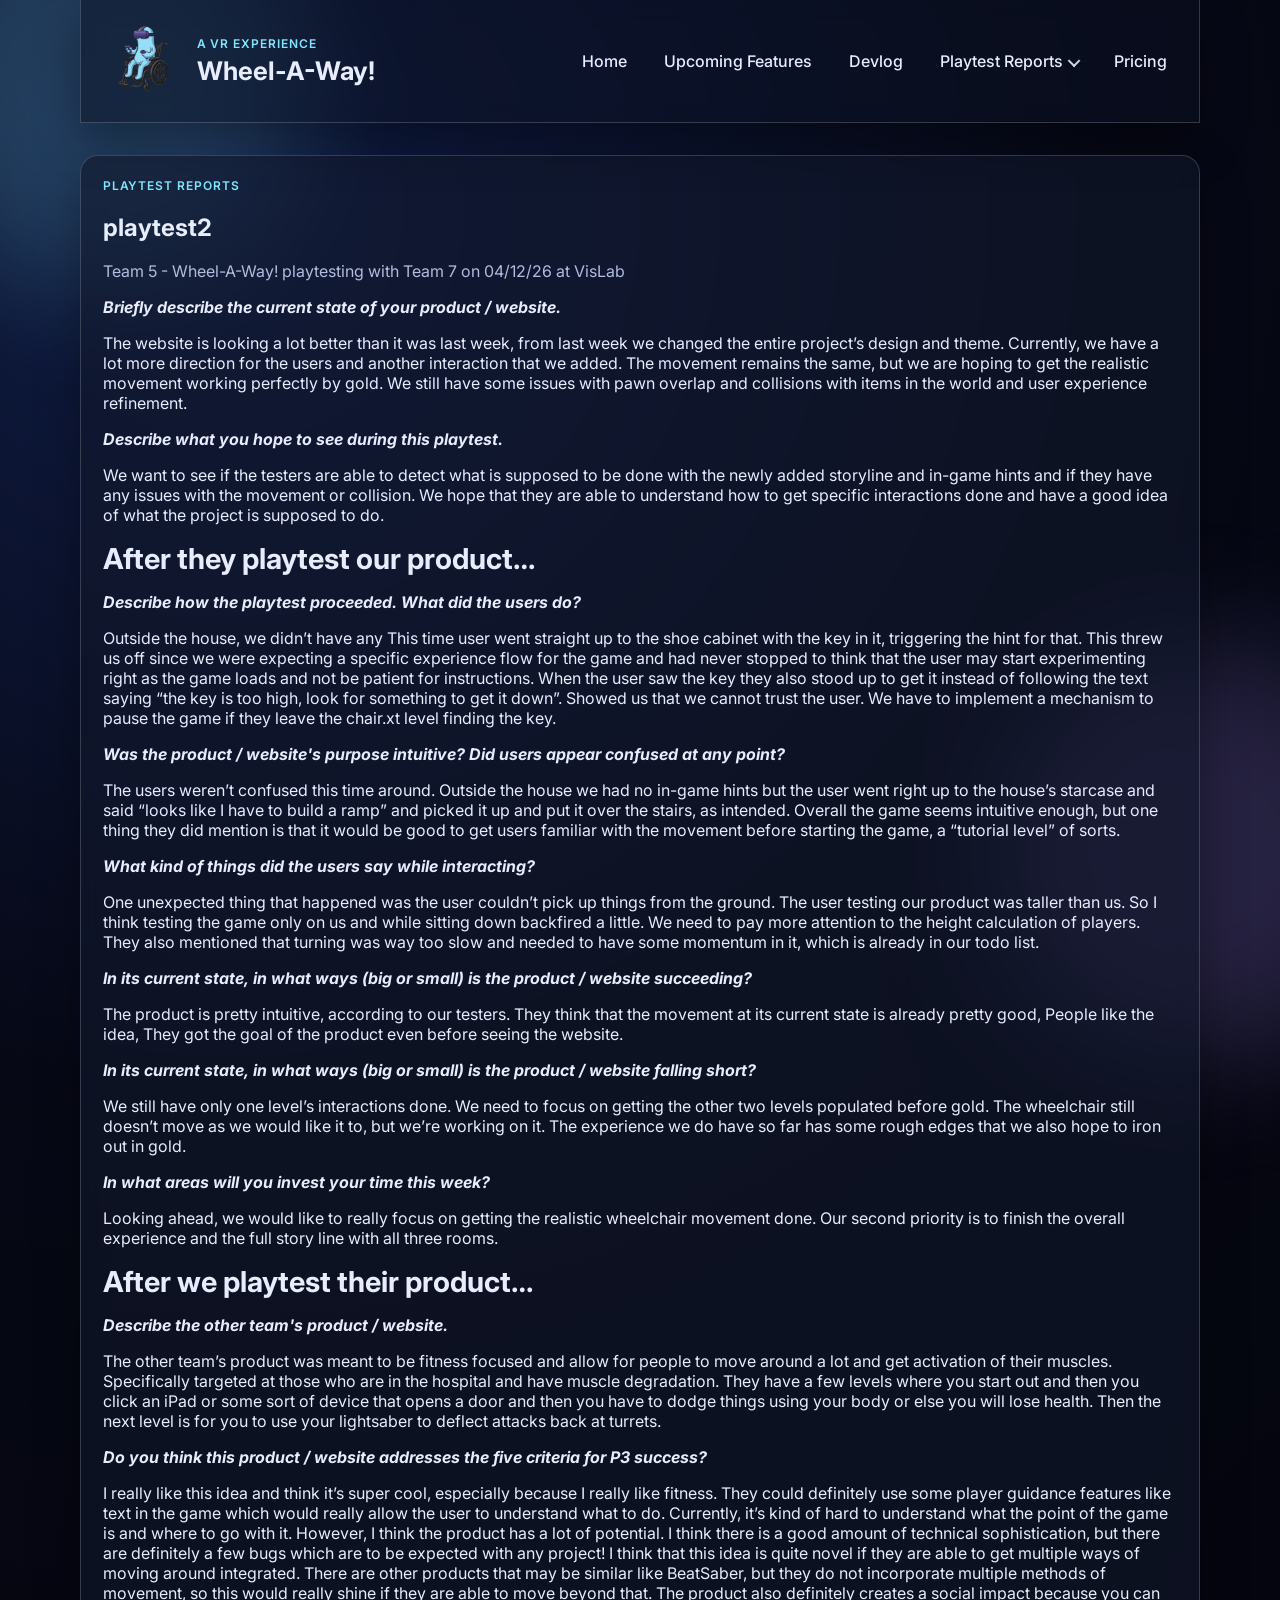
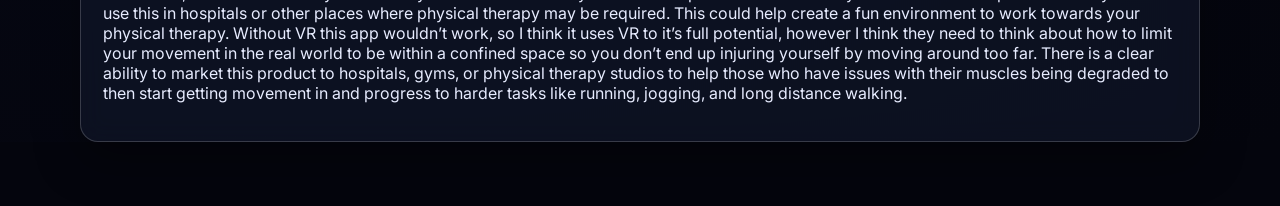
<file: playtest2.html>
<!doctype html>
<html lang="en">
  <head>
    <meta charset="UTF-8" />
    <meta name="viewport" content="width=device-width, initial-scale=1.0" />
    <title>playtest2 | Wheel-A-Way!</title>
    <link rel="stylesheet" href="styles.css" />
    <link rel="preconnect" href="https://fonts.googleapis.com" />
    <link rel="preconnect" href="https://fonts.gstatic.com" crossorigin />
    <link href="https://fonts.googleapis.com/css2?family=Damion&family=Inter:wght@400;500;600;700;800&display=swap" rel="stylesheet" />
    <link rel="stylesheet" href="styles.css" />
  </head>

  <body>
    <div class="background-blur bg-1"></div>
    <div class="background-blur bg-2"></div>

    <header class="glass site-header">
      <div class="logo-wrap">
        <div class="brand-row">
          <a href="index.html">
            <img class="site-logo" src="assets/wheelie-transparent.png" alt="Wheel-A-Way logo" />
          </a>
          <div class="brand-text">
            <p class="eyebrow">A VR Experience</p>
            <h1>Wheel-A-Way!</h1>
          </div>
        </div>
      </div>
      <nav aria-label="Main navigation">
        <ul class="nav-list">
          <li><a href="index.html">Home</a></li>
          <li><a href="upcoming_features.html">Upcoming Features</a></li>
          <li><a href="devlog.html">Devlog</a></li>
          <li class="nav-item-dropdown">
            <a href="playtest1.html" aria-haspopup="true">Playtest Reports</a>
            <ul class="dropdown-menu" aria-label="Playtest report pages">
              <li><a href="playtest1.html">playtest1</a></li>
              <li><a href="playtest2.html">playtest2</a></li>
              <li><a href="playtest3.html">playtest3</a></li>
            </ul>
          </li>
          <li><a href="pricing.html">Pricing</a></li>
        </ul>
      </nav>
    </header>

    <main class="layout" style="margin-top: 2rem">
      <section class="glass section">
        <p class="eyebrow">Playtest Reports</p>
        <h1>playtest2</h1>
        <p class="section-intro">Team 5 - Wheel-A-Way! playtesting with Team 7 on 04/12/26 at VisLab</p>

        <p class="q">
          <strong><em>Briefly describe the current state of your product / website.</em></strong>
        </p>
        <p>
          The website is looking a lot better than it was last week, from last week we changed the entire project’s design and theme. Currently, we have a lot more
          direction for the users and another interaction that we added. The movement remains the same, but we are hoping to get the realistic movement working perfectly
          by gold. We still have some issues with pawn overlap and collisions with items in the world and user experience refinement.
        </p>

        <p class="q">
          <strong><em>Describe what you hope to see during this playtest.</em></strong>
        </p>
        <p>
          We want to see if the testers are able to detect what is supposed to be done with the newly added storyline and in-game hints and if they have any issues with
          the movement or collision. We hope that they are able to understand how to get specific interactions done and have a good idea of what the project is supposed
          to do.
        </p>

        <h2>After they playtest our product…</h2>

        <p class="q">
          <strong><em>Describe how the playtest proceeded. What did the users do?</em></strong>
        </p>
        <p>
          Outside the house, we didn’t have any This time user went straight up to the shoe cabinet with the key in it, triggering the hint for that. This threw us off
          since we were expecting a specific experience flow for the game and had never stopped to think that the user may start experimenting right as the game loads and
          not be patient for instructions. When the user saw the key they also stood up to get it instead of following the text saying “the key is too high, look for
          something to get it down”. Showed us that we cannot trust the user. We have to implement a mechanism to pause the game if they leave the chair.xt level finding
          the key.
        </p>

        <p class="q">
          <strong><em>Was the product / website's purpose intuitive? Did users appear confused at any point?</em></strong>
        </p>
        <p>
          The users weren’t confused this time around. Outside the house we had no in-game hints but the user went right up to the house’s starcase and said “looks like I
          have to build a ramp” and picked it up and put it over the stairs, as intended. Overall the game seems intuitive enough, but one thing they did mention is that
          it would be good to get users familiar with the movement before starting the game, a “tutorial level” of sorts.
        </p>

        <p class="q">
          <strong><em>What kind of things did the users say while interacting?</em></strong>
        </p>
        <p>
          One unexpected thing that happened was the user couldn’t pick up things from the ground. The user testing our product was taller than us. So I think testing the
          game only on us and while sitting down backfired a little. We need to pay more attention to the height calculation of players. They also mentioned that turning
          was way too slow and needed to have some momentum in it, which is already in our todo list.
        </p>

        <p class="q">
          <strong><em>In its current state, in what ways (big or small) is the product / website succeeding?</em></strong>
        </p>
        <p>
          The product is pretty intuitive, according to our testers. They think that the movement at its current state is already pretty good, People like the idea, They
          got the goal of the product even before seeing the website.
        </p>

        <p class="q">
          <strong><em>In its current state, in what ways (big or small) is the product / website falling short?</em></strong>
        </p>
        <p>
          We still have only one level’s interactions done. We need to focus on getting the other two levels populated before gold. The wheelchair still doesn’t move as
          we would like it to, but we’re working on it. The experience we do have so far has some rough edges that we also hope to iron out in gold.
        </p>

        <p class="q">
          <strong><em>In what areas will you invest your time this week?</em></strong>
        </p>
        <p>
          Looking ahead, we would like to really focus on getting the realistic wheelchair movement done. Our second priority is to finish the overall experience and the
          full story line with all three rooms.
        </p>

        <h2>After we playtest their product…</h2>

        <p class="q">
          <strong><em>Describe the other team's product / website.</em></strong>
        </p>
        <p>
          The other team’s product was meant to be fitness focused and allow for people to move around a lot and get activation of their muscles. Specifically targeted at
          those who are in the hospital and have muscle degradation. They have a few levels where you start out and then you click an iPad or some sort of device that
          opens a door and then you have to dodge things using your body or else you will lose health. Then the next level is for you to use your lightsaber to deflect
          attacks back at turrets.
        </p>

        <p class="q">
          <strong><em>Do you think this product / website addresses the five criteria for P3 success?</em></strong>
        </p>
        <p>
          I really like this idea and think it’s super cool, especially because I really like fitness. They could definitely use some player guidance features like text
          in the game which would really allow the user to understand what to do. Currently, it’s kind of hard to understand what the point of the game is and where to go
          with it. However, I think the product has a lot of potential. I think there is a good amount of technical sophistication, but there are definitely a few bugs
          which are to be expected with any project! I think that this idea is quite novel if they are able to get multiple ways of moving around integrated. There are
          other products that may be similar like BeatSaber, but they do not incorporate multiple methods of movement, so this would really shine if they are able to move
          beyond that. The product also definitely creates a social impact because you can use this in hospitals or other places where physical therapy may be required.
          This could help create a fun environment to work towards your physical therapy. Without VR this app wouldn’t work, so I think it uses VR to it’s full potential,
          however I think they need to think about how to limit your movement in the real world to be within a confined space so you don’t end up injuring yourself by
          moving around too far. There is a clear ability to market this product to hospitals, gyms, or physical therapy studios to help those who have issues with their
          muscles being degraded to then start getting movement in and progress to harder tasks like running, jogging, and long distance walking.
        </p>
      </section>
    </main>
  </body>
</html>
</file>
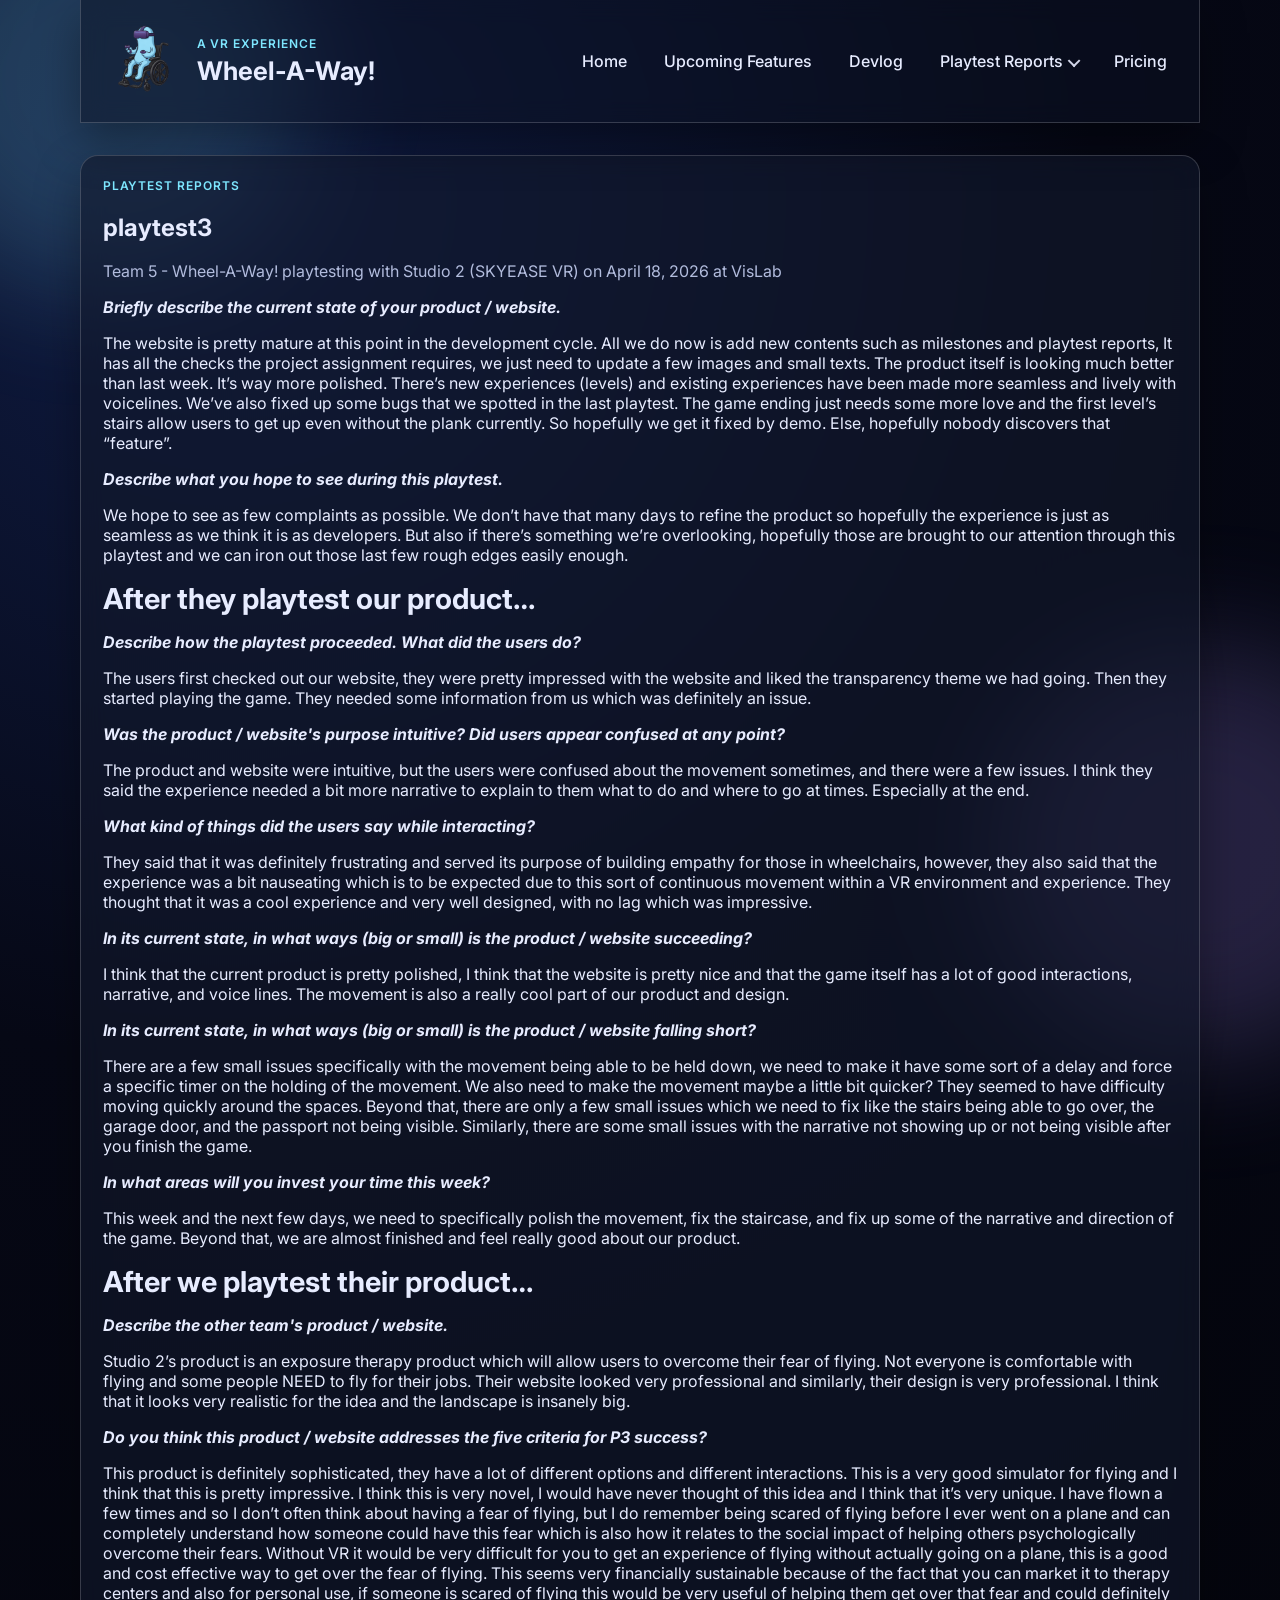
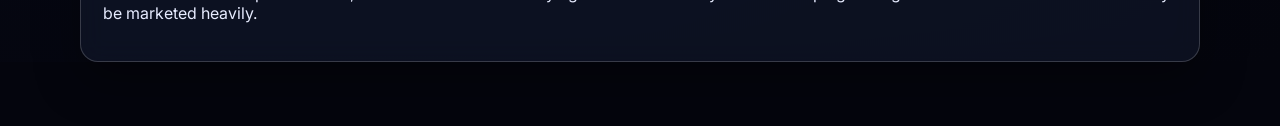
<file: playtest3.html>
<!doctype html>
<html lang="en">
  <head>
    <meta charset="UTF-8" />
    <meta name="viewport" content="width=device-width, initial-scale=1.0" />
    <title>playtest3 | Wheel-A-Way!</title>
    <link rel="stylesheet" href="styles.css" />
    <link rel="preconnect" href="https://fonts.googleapis.com" />
    <link rel="preconnect" href="https://fonts.gstatic.com" crossorigin />
    <link href="https://fonts.googleapis.com/css2?family=Damion&family=Inter:wght@400;500;600;700;800&display=swap" rel="stylesheet" />
    <link rel="stylesheet" href="styles.css" />
  </head>

  <body>
    <div class="background-blur bg-1"></div>
    <div class="background-blur bg-2"></div>

    <header class="glass site-header">
      <div class="logo-wrap">
        <div class="brand-row">
          <a href="index.html">
            <img class="site-logo" src="assets/wheelie-transparent.png" alt="Wheel-A-Way logo" />
          </a>
          <div class="brand-text">
            <p class="eyebrow">A VR Experience</p>
            <h1>Wheel-A-Way!</h1>
          </div>
        </div>
      </div>
      <nav aria-label="Main navigation">
        <ul class="nav-list">
          <li><a href="index.html">Home</a></li>
          <li><a href="upcoming_features.html">Upcoming Features</a></li>
          <li><a href="devlog.html">Devlog</a></li>
          <li class="nav-item-dropdown">
            <a href="playtest1.html" aria-haspopup="true">Playtest Reports</a>
            <ul class="dropdown-menu" aria-label="Playtest report pages">
              <li><a href="playtest1.html">playtest1</a></li>
              <li><a href="playtest2.html">playtest2</a></li>
              <li><a href="playtest3.html">playtest3</a></li>
            </ul>
          </li>
          <li><a href="pricing.html">Pricing</a></li>
        </ul>
      </nav>
    </header>

    <main class="layout" style="margin-top: 2rem">
      <section class="glass section">
        <p class="eyebrow">Playtest Reports</p>
        <h1>playtest3</h1>
        <p class="section-intro">Team 5 - Wheel-A-Way! playtesting with Studio 2 (SKYEASE VR) on April 18, 2026 at VisLab</p>

        <p class="q">
          <strong><em>Briefly describe the current state of your product / website.</em></strong>
        </p>
        <p>
          The website is pretty mature at this point in the development cycle. All we do now is add new contents such as milestones and playtest reports, It has all the
          checks the project assignment requires, we just need to update a few images and small texts. The product itself is looking much better than last week. It’s way
          more polished. There’s new experiences (levels) and existing experiences have been made more seamless and lively with voicelines. We’ve also fixed up some bugs
          that we spotted in the last playtest. The game ending just needs some more love and the first level’s stairs allow users to get up even without the plank
          currently. So hopefully we get it fixed by demo. Else, hopefully nobody discovers that “feature”.
        </p>

        <p class="q">
          <strong><em>Describe what you hope to see during this playtest.</em></strong>
        </p>
        <p>
          We hope to see as few complaints as possible. We don’t have that many days to refine the product so hopefully the experience is just as seamless as we think it
          is as developers. But also if there’s something we’re overlooking, hopefully those are brought to our attention through this playtest and we can iron out those
          last few rough edges easily enough.
        </p>

        <h2>After they playtest our product…</h2>

        <p class="q">
          <strong><em>Describe how the playtest proceeded. What did the users do?</em></strong>
        </p>
        <p>
          The users first checked out our website, they were pretty impressed with the website and liked the transparency theme we had going. Then they started playing
          the game. They needed some information from us which was definitely an issue.
        </p>

        <p class="q">
          <strong><em>Was the product / website's purpose intuitive? Did users appear confused at any point?</em></strong>
        </p>
        <p>
          The product and website were intuitive, but the users were confused about the movement sometimes, and there were a few issues. I think they said the experience
          needed a bit more narrative to explain to them what to do and where to go at times. Especially at the end.
        </p>

        <p class="q">
          <strong><em>What kind of things did the users say while interacting?</em></strong>
        </p>
        <p>
          They said that it was definitely frustrating and served its purpose of building empathy for those in wheelchairs, however, they also said that the experience
          was a bit nauseating which is to be expected due to this sort of continuous movement within a VR environment and experience. They thought that it was a cool
          experience and very well designed, with no lag which was impressive.
        </p>

        <p class="q">
          <strong><em>In its current state, in what ways (big or small) is the product / website succeeding?</em></strong>
        </p>
        <p>
          I think that the current product is pretty polished, I think that the website is pretty nice and that the game itself has a lot of good interactions, narrative,
          and voice lines. The movement is also a really cool part of our product and design.
        </p>

        <p class="q">
          <strong><em>In its current state, in what ways (big or small) is the product / website falling short?</em></strong>
        </p>
        <p>
          There are a few small issues specifically with the movement being able to be held down, we need to make it have some sort of a delay and force a specific timer
          on the holding of the movement. We also need to make the movement maybe a little bit quicker? They seemed to have difficulty moving quickly around the spaces.
          Beyond that, there are only a few small issues which we need to fix like the stairs being able to go over, the garage door, and the passport not being visible.
          Similarly, there are some small issues with the narrative not showing up or not being visible after you finish the game.
        </p>

        <p class="q">
          <strong><em>In what areas will you invest your time this week?</em></strong>
        </p>
        <p>
          This week and the next few days, we need to specifically polish the movement, fix the staircase, and fix up some of the narrative and direction of the game.
          Beyond that, we are almost finished and feel really good about our product.
        </p>

        <h2>After we playtest their product…</h2>

        <p class="q">
          <strong><em>Describe the other team's product / website.</em></strong>
        </p>
        <p>
          Studio 2’s product is an exposure therapy product which will allow users to overcome their fear of flying. Not everyone is comfortable with flying and some
          people NEED to fly for their jobs. Their website looked very professional and similarly, their design is very professional. I think that it looks very realistic
          for the idea and the landscape is insanely big.
        </p>

        <p class="q">
          <strong><em>Do you think this product / website addresses the five criteria for P3 success?</em></strong>
        </p>
        <p>
          This product is definitely sophisticated, they have a lot of different options and different interactions. This is a very good simulator for flying and I think
          that this is pretty impressive. I think this is very novel, I would have never thought of this idea and I think that it’s very unique. I have flown a few times
          and so I don’t often think about having a fear of flying, but I do remember being scared of flying before I ever went on a plane and can completely understand
          how someone could have this fear which is also how it relates to the social impact of helping others psychologically overcome their fears. Without VR it would
          be very difficult for you to get an experience of flying without actually going on a plane, this is a good and cost effective way to get over the fear of
          flying. This seems very financially sustainable because of the fact that you can market it to therapy centers and also for personal use, if someone is scared of
          flying this would be very useful of helping them get over that fear and could definitely be marketed heavily.
        </p>
      </section>
    </main>
  </body>
</html>
</file>
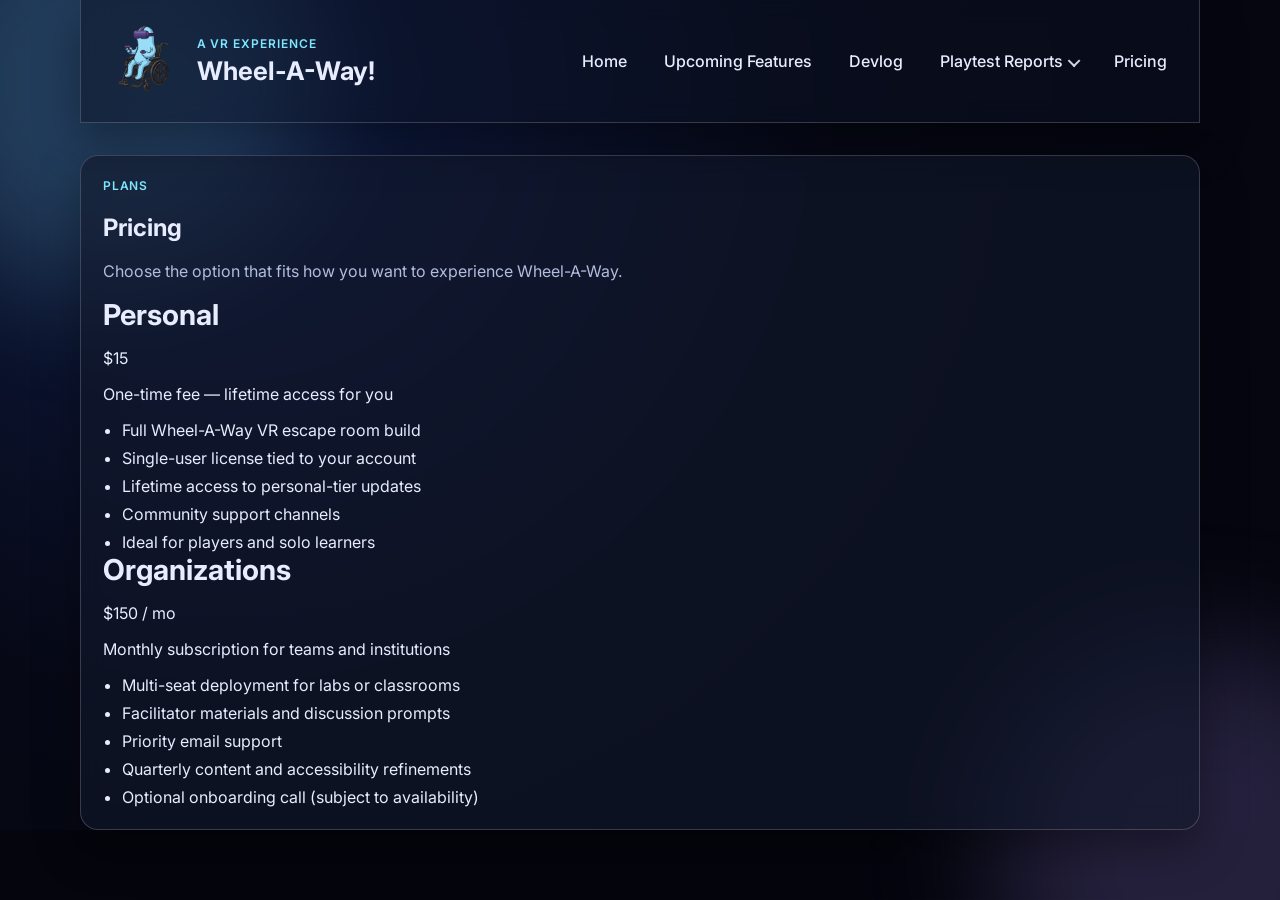
<file: pricing.html>
<!DOCTYPE html>
<html lang="en">
  <head>
    <meta charset="UTF-8" />
    <meta name="viewport" content="width=device-width, initial-scale=1.0" />
    <title>Pricing | Wheel-A-Way!</title>
    <link rel="preconnect" href="https://fonts.googleapis.com" />
    <link rel="preconnect" href="https://fonts.gstatic.com" crossorigin />
    <link href="https://fonts.googleapis.com/css2?family=Damion&family=Inter:wght@400;500;600;700;800&display=swap" rel="stylesheet" />
    <link rel="stylesheet" href="styles.css" />
  </head>

  <body>
    <div class="background-blur bg-1"></div>
    <div class="background-blur bg-2"></div>

    <header class="glass site-header">
      <div class="logo-wrap">
        <div class="brand-row">
          <a href="index.html">
            <img class="site-logo" src="assets/wheelie-transparent.png" alt="Wheel-A-Way logo" />
          </a>
          <div class="brand-text">
            <p class="eyebrow">A VR Experience</p>
            <h1>Wheel-A-Way!</h1>
          </div>
        </div>
      </div>
      <nav aria-label="Main navigation">
        <ul class="nav-list">
          <li><a href="index.html">Home</a></li>
          <li><a href="upcoming_features.html">Upcoming Features</a></li>
            <a href="index.html#devlog" aria-haspopup="true">Devlog</a>
            
              <!-- <li><a href="gold.html">gold</a></li> -->
          <li class="nav-item-dropdown">
            <a href="index.html#devlog" aria-haspopup="true">Playtest Reports</a>
            <ul class="dropdown-menu" aria-label="Playtest report pages">
              <li><a href="playtest1.html">playtest1</a></li>
              <li><a href="playtest2.html">playtest2</a></li>
              <!-- <li><a href="playtest3.html">playtest3</a></li>
              <li><a href="playtest4.html">playtest4</a></li>
              <li><a href="playtest5.html">playtest5</a></li> -->
            </ul>
          </li>
          <li><a href="pricing.html">Pricing</a></li>
        </ul>
      </nav>
    </header>

    <main class="layout" style="margin-top: 2rem">
      <section class="glass section">
        <p class="eyebrow">Plans</p>
        <h1>Pricing</h1>
        <p class="section-intro">Choose the option that fits how you want to experience Wheel-A-Way.</p>

        <div class="pricing-grid">
          <article class="pricing-card">
            <h2>Personal</h2>
            <p class="price">$15</p>
            <p class="price-note">One-time fee — lifetime access for you</p>
            <ul class="list">
              <li>Full Wheel-A-Way VR escape room build</li>
              <li>Single-user license tied to your account</li>
              <li>Lifetime access to personal-tier updates</li>
              <li>Community support channels</li>
              <li>Ideal for players and solo learners</li>
            </ul>
          </article>

          <article class="pricing-card">
            <h2>Organizations</h2>
            <p class="price">$150 <span class="price-period">/ mo</span></p>
            <p class="price-note">Monthly subscription for teams and institutions</p>
            <ul class="list">
              <li>Multi-seat deployment for labs or classrooms</li>
              <li>Facilitator materials and discussion prompts</li>
              <li>Priority email support</li>
              <li>Quarterly content and accessibility refinements</li>
              <li>Optional onboarding call (subject to availability)</li>
            </ul>
          </article>
        </div>

      </section>

  
    </main>
  </body>
</html>
</file>
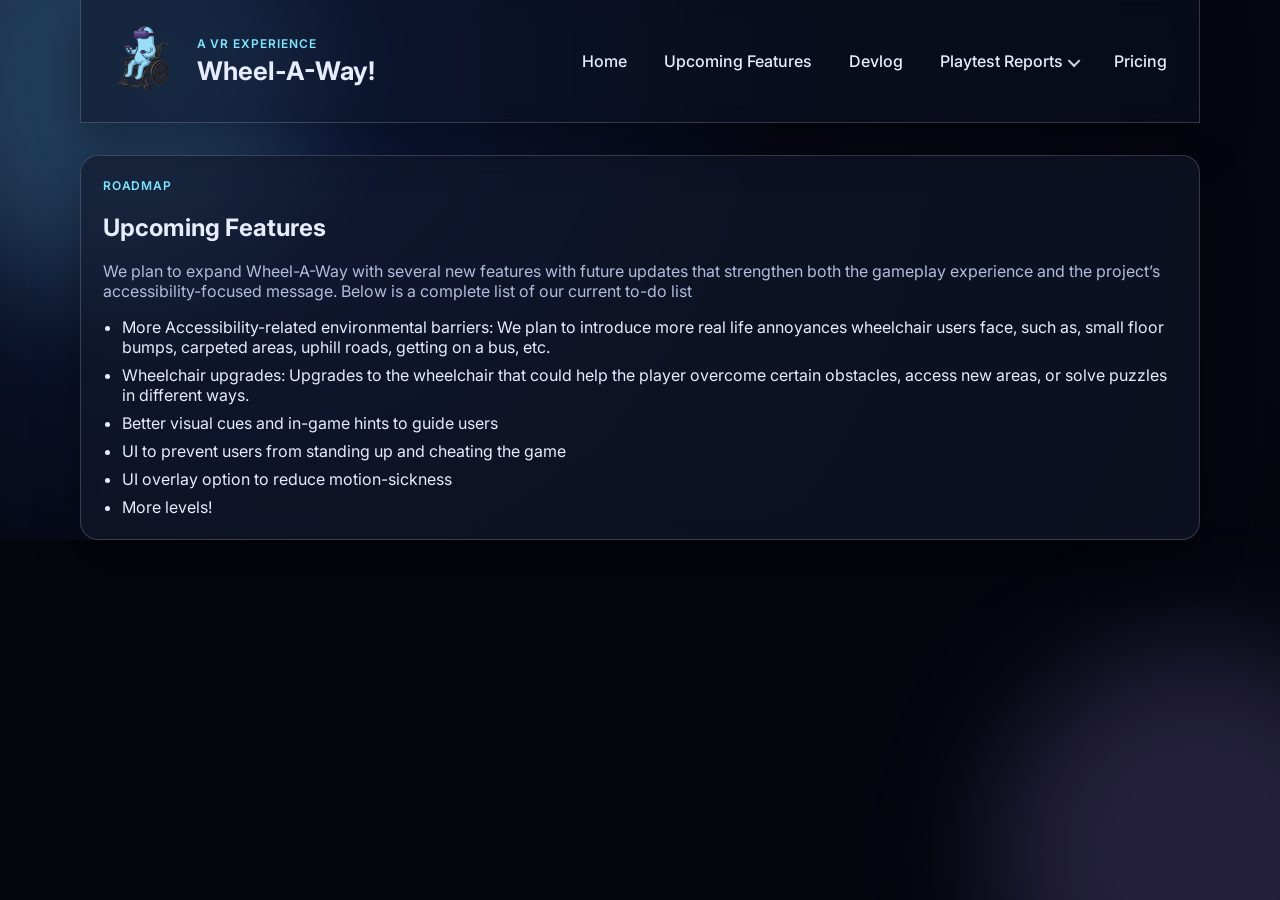
<file: upcoming_features.html>
<!DOCTYPE html>
<html lang="en">
  <head>
    <meta charset="UTF-8" />
    <meta name="viewport" content="width=device-width, initial-scale=1.0" />
    <title>Upcoming Features | Wheel-A-Way!</title>
    <link rel="preconnect" href="https://fonts.googleapis.com" />
    <link rel="preconnect" href="https://fonts.gstatic.com" crossorigin />
    <link href="https://fonts.googleapis.com/css2?family=Damion&family=Inter:wght@400;500;600;700;800&display=swap" rel="stylesheet" />
    <link rel="stylesheet" href="styles.css" />
  </head>

  <body>
    <div class="background-blur bg-1"></div>
    <div class="background-blur bg-2"></div>

    <header class="glass site-header">
      <div class="logo-wrap">
        <div class="brand-row">
          <a href="index.html">
            <img class="site-logo" src="assets/wheelie-transparent.png" alt="Wheel-A-Way logo" />
          </a>
          <div class="brand-text">
            <p class="eyebrow">A VR Experience</p>
            <h1>Wheel-A-Way!</h1>
          </div>
        </div>
      </div>
      <nav aria-label="Main navigation">
        <ul class="nav-list">
          <li><a href="index.html">Home</a></li>
          <li><a href="upcoming_features.html">Upcoming Features</a></li>
          <li><a href="devlog.html">Devlog</a></li>
          <li class="nav-item-dropdown">
            <a href="playtest1.html" aria-haspopup="true">Playtest Reports</a>
            <ul class="dropdown-menu" aria-label="Playtest report pages">
              <li><a href="playtest1.html">playtest1</a></li>
              <li><a href="playtest2.html">playtest2</a></li>
              <li><a href="playtest3.html">playtest3</a></li>
            </ul>
          </li>
          <li><a href="pricing.html">Pricing</a></li>
        </ul>
      </nav>
    </header>

    <main class="layout" style="margin-top: 2rem">
      <section class="glass section">
        <p class="eyebrow">Roadmap</p>
        <h1>Upcoming Features</h1>
        <p class="section-intro">We plan to expand Wheel-A-Way with several new features with future updates that strengthen both the gameplay experience and the project’s accessibility-focused message. Below is a complete list of our current to-do list</p>
        <ul class="list">
          <li>More Accessibility-related environmental barriers: We plan to introduce more real life annoyances wheelchair users face, such as, small floor bumps, carpeted areas, uphill roads, getting on a bus, etc.</li>
          <li>Wheelchair upgrades: Upgrades to the wheelchair that could help the player overcome certain obstacles, access new areas, or solve puzzles in different ways.</li>
          <li>Better visual cues and in-game hints to guide users</li>
          <li>UI to prevent users from standing up and cheating the game</li>
          <li>UI overlay option to reduce motion-sickness</li>
          <li>More levels!</li>
        </ul>
      </section>
    </main>
  </body>
</html>

<!-- 
Looking ahead, we plan to expand EscapeVRoom with several new features that strengthen both the gameplay experience and the project’s accessibility-focused message. Our upcoming goals include adding new puzzle mechanics, more realistic environmental barriers, and deeper wheelchair-based navigation systems.

Laser gun and target-based puzzles: We want to add a laser gun and puzzles involving targets to better match the laser tag setting and create more interactive challenges for the player.

Accessibility-related environmental barriers: We plan to introduce realistic frustrations such as doors that are slightly too narrow, hard-to-reach windows or ledges, small floor bumps, carpeted areas, and other design features that make movement more difficult.

Expanded wheelchair movement mechanics: We want to further develop how the wheelchair controls and feels in-game so that movement becomes a more meaningful part of the experience.

Wheelchair upgrades: We are considering adding upgrades to the wheelchair that could help the player overcome certain obstacles, access new areas, or solve puzzles in different ways.

Vertical levels and multi-level puzzles: We hope to incorporate changes in elevation and multi-level spaces to create more complex gameplay while also emphasizing the added difficulty that vertical navigation can create for wheelchair users.

Visual cues and in-game hints to guide users

UI to prevent users from standing up

Music and in-game dialogues coming!

Inventory system

More levels!

-->
</file>
<file: styles.css>
:root {
  --bg: #060815;
  --panel: rgba(18, 25, 45, 0.62);
  --panel-border: rgba(255, 255, 255, 0.18);
  --text: #e7ecff;
  --muted: #b2bcdd;
  --accent: #7ee7ff;
  --accent-2: #a78bfa;
  --shadow: 0 18px 45px rgba(0, 0, 0, 0.35);
}


* {
  box-sizing: border-box;
}

html,
body {
  margin: 0;
  min-height: 100%;
  background-color: #04050d;
}

html {
  scrollbar-width: none;
  -ms-overflow-style: none;
}

html::-webkit-scrollbar,
body::-webkit-scrollbar {
  width: 0;
  height: 0;
  display: none;
}

body {
  position: relative;
  font-family: "Inter", sans-serif;
  color: var(--text);
  background: radial-gradient(circle at 18% 12%, #101d46 0%, #060815 48%, #04050d 100%);
  overflow-x: hidden;
}

main a {
  color: var(--accent);
}

.background-blur {
  position: fixed;
  width: 26rem;
  height: 26rem;
  border-radius: 50%;
  filter: blur(60px);
  z-index: 0;
  pointer-events: none;
}

.bg-1 {
  background: rgba(126, 231, 255, 0.18);
  top: -8rem;
  left: -7rem;
}

.bg-2 {
  background: rgba(167, 139, 250, 0.2);
  bottom: -10rem;
  right: -8rem;
}

.layout,
.site-header,
.site-footer {
  position: relative;
  z-index: 1;
}

.layout {
  width: min(1120px, 92vw);
  margin: 0 auto 4rem;
  display: grid;
  gap: 1.2rem;
}

.glass {
  background: var(--panel);
  border: 1px solid var(--panel-border);
  backdrop-filter: blur(12px);
  -webkit-backdrop-filter: blur(12px);
  border-radius: 18px;
  box-shadow: var(--shadow);
}

.site-header {
  width: min(1120px, 92vw);
  margin: 0 auto;
  padding: 1rem 1.2rem;
  display: flex;
  justify-content: space-between;
  align-items: center;
  gap: 1rem;
  position: sticky;
  top: 0;
  z-index: 10;
  border-top: 0;
  border-top-left-radius: 0;
  border-top-right-radius: 0;
  border-bottom-left-radius: 0;
  border-bottom-right-radius: 0;
  background: rgba(12, 18, 36, 0.52);
}

.logo-wrap h1 {
  margin: 0.2rem 0 0;
  font-size: clamp(1.1rem, 2.2vw, 1.6rem);
}

.brand-row {
  display: flex;
  align-items: center;
  gap: 0.65rem;
}

.site-logo {
  width: 86px;
  height: 86px;
  padding: 0;
  object-fit: contain;
  background: transparent;
  /* border-radius: 50%;
  border: 3px solid #ffffff; /* This creates a white ring */
  /*box-shadow: 0 8px 20px rgba(0, 0, 0, 0.22); */
  flex-shrink: 0;
  transform: scale(1.5);
  transform-origin: center;
}

.eyebrow {
  margin: 0;
  letter-spacing: 0.08em;
  text-transform: uppercase;
  color: var(--accent);
  font-weight: 600;
  font-size: 0.75rem;
}

.nav-list {
  list-style: none;
  margin: 0;
  padding: 0;
  display: flex;
  flex-wrap: wrap;
  gap: 0.75rem;
}

.nav-list a {
  display: inline-block;
  text-decoration: none;
  color: var(--text);
  font-weight: 500;
  padding: 0.4rem 0.72rem;
  border-radius: 999px;
  border: 1px solid transparent;
}

.nav-list a:hover {
  border-color: var(--panel-border);
  background: rgba(255, 255, 255, 0.08);
}

.nav-item-dropdown {
  position: relative;
}

.nav-item-dropdown > a {
  display: inline-flex;
  align-items: center;
  gap: 0.35rem;
}

.nav-item-dropdown > a::after {
  content: "";
  width: 0.42rem;
  height: 0.42rem;
  border-right: 2px solid currentColor;
  border-bottom: 2px solid currentColor;
  transform: rotate(45deg) translateY(-1px);
  opacity: 0.9;
  transition: transform 0.18s ease;
}

.dropdown-menu {
  list-style: none;
  margin: 0;
  padding: 0.38rem;
  position: absolute;
  left: 0;
  top: calc(100% + 0.28rem);
  min-width: 170px;
  border-radius: 12px;
  border: 1px solid var(--panel-border);
  background: rgba(10, 15, 32, 0.9);
  backdrop-filter: blur(10px);
  -webkit-backdrop-filter: blur(10px);
  box-shadow: 0 14px 34px rgba(0, 0, 0, 0.4);
  opacity: 0;
  transform: translateY(6px);
  pointer-events: none;
  transition: opacity 0.16s ease, transform 0.16s ease;
  z-index: 30;
}

.dropdown-menu a {
  display: block;
  padding: 0.42rem 0.56rem;
  border-radius: 8px;
  color: #dce5ff;
  text-decoration: none;
  font-size: 0.9rem;
  font-weight: 500;
}

.dropdown-menu a:hover {
  background: rgba(255, 255, 255, 0.08);
  border-color: transparent;
}

.nav-item-dropdown:hover .dropdown-menu,
.nav-item-dropdown:focus-within .dropdown-menu {
  opacity: 1;
  transform: translateY(0);
  pointer-events: auto;
}

.nav-item-dropdown:hover > a::after,
.nav-item-dropdown:focus-within > a::after {
  transform: rotate(225deg) translateY(-1px);
}

/* This fills the gap between the nav item and the dropdown */
.dropdown-menu::before {
  content: "";
  position: absolute;
  top: -0.32rem; /* Slightly larger than your 0.28rem gap to ensure overlap */
  left: 0;
  width: 100%;
  height: 0.32rem;
  background: transparent; /* It's invisible but "catchable" by the mouse */
}

.section {
  padding: 1.35rem;
}

.shots-section {
  margin-top: 1.5rem;
  margin-bottom: 4.75rem;
  padding: 0;
}

.devlog-section .section-intro {
  margin-bottom: 0.25rem;
}

.timeline-wrap {
  position: relative;
  margin-top: 1.75rem;
  padding: 0.25rem 0 0.5rem;
}

.timeline-wrap::before {
  content: "";
  position: absolute;
  left: 50%;
  top: 0;
  bottom: 0;
  width: 2px;
  transform: translateX(-50%);
  background: linear-gradient(
    180deg,
    rgba(126, 231, 255, 0.15),
    rgba(167, 139, 250, 0.45),
    rgba(126, 231, 255, 0.15)
  );
  border-radius: 999px;
  pointer-events: none;
}

.timeline {
  list-style: none;
  margin: 0;
  padding: 0;
  display: flex;
  flex-direction: column;
  gap: 2.75rem;
}

.timeline-item {
  position: relative;
  display: grid;
  grid-template-columns: 1fr 1fr;
  align-items: center;
  gap: 0;
  opacity: 0;
  transform: translateY(40px);
  transition: opacity 1s ease, transform 1s ease;
}

.timeline-item.is-visible {
  opacity: 1;
  transform: translateY(0);
}

.timeline-dot {
  position: absolute;
  left: 50%;
  top: 50%;
  width: 14px;
  height: 14px;
  border-radius: 50%;
  transform: translate(-50%, -50%);
  background: radial-gradient(circle at 30% 30%, #e8f7ff, var(--accent));
  box-shadow: 0 0 0 4px rgba(6, 8, 21, 0.65);
  z-index: 2;
  pointer-events: none;
}

.timeline-item--left .timeline-node {
  grid-column: 1;
  justify-self: end;
  margin-right: 1.35rem;
  text-align: right;
}

.timeline-item--right .timeline-node {
  grid-column: 2;
  justify-self: start;
  margin-left: 1.35rem;
  text-align: left;
}

.timeline-node {
  --timeline-card-w: 300px;
  --timeline-thumb-h: 158px;
  --timeline-meta-h: 58px;
  width: var(--timeline-card-w);
  box-sizing: border-box;
  display: grid;
  grid-template-rows: var(--timeline-thumb-h) var(--timeline-meta-h);
  gap: 0.65rem;
  align-content: start;
  padding: 0.75rem 0.85rem;
  text-decoration: none;
  color: inherit;
  border-radius: 14px;
  transition: transform 0.22s ease, border-color 0.22s ease, box-shadow 0.22s ease;
}

.timeline-node:hover {
  transform: translateY(-3px);
  border-color: rgba(126, 231, 255, 0.45);
  box-shadow: 0 16px 40px rgba(0, 0, 0, 0.35);
}

.timeline-node:focus-visible {
  outline: 2px solid var(--accent);
  outline-offset: 3px;
}

.timeline-thumb {
  width: 100%;
  height: var(--timeline-thumb-h);
  min-height: var(--timeline-thumb-h);
  max-height: var(--timeline-thumb-h);
  border-radius: 10px;
  display: grid;
  place-items: center;
  border: 1px dashed var(--panel-border);
  background: linear-gradient(135deg, rgba(126, 231, 255, 0.14), rgba(167, 139, 250, 0.1));
  color: #d3ddff;
  font-weight: 600;
  font-size: 0.9rem;
  overflow: hidden;
}

.timeline-thumb img {
  width: 100%;
  height: 100%;
  object-fit: cover;
  display: block;
}

.timeline-meta {
  height: var(--timeline-meta-h);
  min-height: var(--timeline-meta-h);
  display: flex;
  flex-direction: column;
  justify-content: center;
  gap: 0.2rem;
  width: 100%;
}

.timeline-name {
  display: block;
  width: 100%;
  font-weight: 700;
  font-size: 1.02rem;
  letter-spacing: 0.02em;
  line-height: 1.2;
}

.timeline-date {
  display: block;
  width: 100%;
  font-size: 0.72rem;
  font-weight: 400;
  font-style: italic;
  color: var(--muted);
  line-height: 1.25;
}

.timeline-item--left .timeline-meta {
  align-items: flex-end;
  text-align: right;
}

.timeline-item--right .timeline-meta {
  align-items: flex-start;
  text-align: left;
}

.section h2 {
  margin: 0 0 0.65rem;
  font-size: clamp(1.2rem, 2.8vw, 1.8rem);
}

.section-intro {
  margin-top: 0;
  color: var(--muted);
}

.hero {
  padding: 0;
  display: grid;
  gap: 1rem;
  margin-top: -1px;
}

.hero-banner {
  position: relative;
  width: 100%;
  min-height: clamp(260px, 45vw, 520px);
  border-radius: 0 0 20px 20px;
  overflow: hidden;
  border: 1px solid rgba(255, 255, 255, 0.2);
  border-top: 0;
  background-image: url("assets/hero-main.png");
  background-position: center calc(50% + var(--hero-parallax-y, 0px));
  background-size: cover;
  background-repeat: no-repeat;
  box-shadow:
    0 18px 34px rgba(0, 0, 0, 0.42),
    0 6px 0 rgba(255, 255, 255, 0.08) inset;
  transform: translateZ(0);
}

.hero-overlay {
  position: absolute;
  inset: 0;
  background: linear-gradient(
    180deg,
    rgba(0, 0, 0, 0.18) 0%,
    rgba(0, 0, 0, 0.42) 70%,
    rgba(0, 0, 0, 0.56) 100%
  );
}

.hero-banner h2 {
  position: absolute;
  left: 50%;
  top: 50%;
  transform: translate(-50%, -50%);
  margin: 0;
  z-index: 1;
  color: #ffffff;
  font-size: clamp(1.4rem, 5.8vw, 4rem);
  letter-spacing: 0.04em;
  text-align: center;
  white-space: nowrap;
  text-shadow: 0 10px 28px rgba(0, 0, 0, 0.55);
}

.hero-description {
  padding: 1.15rem 1.2rem;
}

.hero-description p {
  margin: 0.5rem 0 0;
  color: var(--muted);
}

.hero-tagline {
  margin: 0.45rem 0 0;
  font-size: clamp(1.05rem, 2.25vw, 1.4rem);
  line-height: 1.35;
  color: #eef3ff;
}

.pillars-grid {
  margin-top: 0.7rem;
  display: grid;
  grid-template-columns: repeat(3, minmax(0, 1fr));
  gap: 0.8rem;
}

.pillar-card {
  border: 1px solid var(--panel-border);
  border-radius: 12px;
  background: rgba(255, 255, 255, 0.04);
  padding: 0.9rem;
}

.pillar-card h3 {
  margin: 0 0 0.45rem;
}

.pillar-card p {
  margin: 0;
  color: var(--muted);
}

.mission-section p {
  margin: 0.35rem 0 0;
}

.hero-tags {
  display: flex;
  flex-wrap: wrap;
  gap: 0.6rem;
  margin-top: 1rem;
}

.hero-tags span {
  font-size: 0.84rem;
  padding: 0.35rem 0.65rem;
  border-radius: 999px;
  border: 1px solid var(--panel-border);
  background: rgba(255, 255, 255, 0.06);
}

.shot-placeholder {
  border-radius: 14px;
  min-height: 170px;
  display: grid;
  place-items: center;
  border: 1px dashed var(--panel-border);
  background: linear-gradient(135deg, rgba(126, 231, 255, 0.16), rgba(167, 139, 250, 0.12));
  color: #d3ddff;
  font-weight: 600;
  overflow: hidden;
}

.shot-placeholder img {
  width: 100%;
  height: 100%;
  object-fit: cover;
  display: block;
}

.story-scroll {
  position: relative;
  margin-top: 0.6rem;
}

.story-spacer {
  height: 120vh;
}

.story-sticky {
  position: sticky;
  top: calc(50vh - 245px);
}

.stack-stage {
  width: min(760px, 88vw);
  height: 460px;
  margin: 0 auto;
  position: relative;
  overflow: visible;
}

.stack-card {
  position: absolute;
  inset: 0;
  padding: 1rem;
  display: grid;
  gap: 0.6rem;
  will-change: transform;
  transition: none;
  box-shadow: none;
}

.stack-card h3 {
  margin: 0.85rem 0 0;
  line-height: 1.25;
}

.stack-card p {
  margin: 1rem 0 0;
  line-height: 1.5;
  color: var(--muted);
}

.stack-card[data-stack-index="0"] {
  z-index: 4;
}
.stack-card[data-stack-index="1"] {
  z-index: 3;
}
.stack-card[data-stack-index="2"] {
  z-index: 2;
}
.stack-card[data-stack-index="3"] {
  z-index: 1;
}

.list {
  margin: 0;
  padding-left: 1.2rem;
  display: grid;
  gap: 0.5rem;
}

.entry-list {
  display: grid;
  gap: 0.8rem;
}

.entry {
  padding: 0.85rem 1rem;
  border-radius: 12px;
  border: 1px solid var(--panel-border);
  background: rgba(255, 255, 255, 0.04);
}

.entry h3 {
  margin: 0 0 0.4rem;
  font-size: 1rem;
}

.entry p {
  margin: 0;
  color: var(--muted);
}

.site-footer {
  width: min(1120px, 92vw);
  margin: 0 auto 1.4rem;
  text-align: center;
  color: #b9c4e7;
  font-size: 0.9rem;
}

@media (max-width: 860px) {
  .site-header {
    flex-direction: column;
    align-items: flex-start;
    top: 0;
  }

  .dropdown-menu {
    position: static;
    margin-top: 0.35rem;
    transform: none;
    opacity: 1;
    pointer-events: auto;
    display: none;
  }

  .nav-item-dropdown:hover .dropdown-menu,
  .nav-item-dropdown:focus-within .dropdown-menu {
    display: block;
  }

  .hero {
    gap: 0.85rem;
  }

  .brand-row {
    align-items: center;
  }

  .site-logo {
    width: 76px;
    height: 76px;
    padding: 0;
    transform: scale(1.1);
  }

  .hero-banner {
    min-height: clamp(220px, 56vw, 380px);
  }

  .pillars-grid {
    grid-template-columns: 1fr;
  }

  .shots-section {
    margin-bottom: 3.25rem;
  }

  .story-sticky {
    top: calc(50vh - 215px);
  }

  .story-spacer {
    height: 112vh;
  }

  .stack-stage {
    width: min(680px, 90vw);
    height: 420px;
  }

  .shot-placeholder {
    min-height: 150px;
  }

  .timeline-wrap::before {
    left: 14px;
    transform: none;
  }

  .timeline-dot {
    left: 14px;
    transform: translate(-50%, -50%);
  }

  .timeline-item {
    grid-template-columns: 1fr;
    padding-left: 2.6rem;
  }

  .timeline-item--left .timeline-node,
  .timeline-item--right .timeline-node {
    grid-column: 1;
    justify-self: stretch;
    margin: 0;
    text-align: left;
    width: min(var(--timeline-card-w), 100%);
    max-width: min(var(--timeline-card-w), 100%);
  }

  .timeline-item--left .timeline-meta,
  .timeline-item--right .timeline-meta {
    align-items: flex-start;
    text-align: left;
  }
}

@media (prefers-reduced-motion: reduce) {
  .timeline-item {
    opacity: 1;
    transform: none;
    transition: none;
  }
}
</file>
